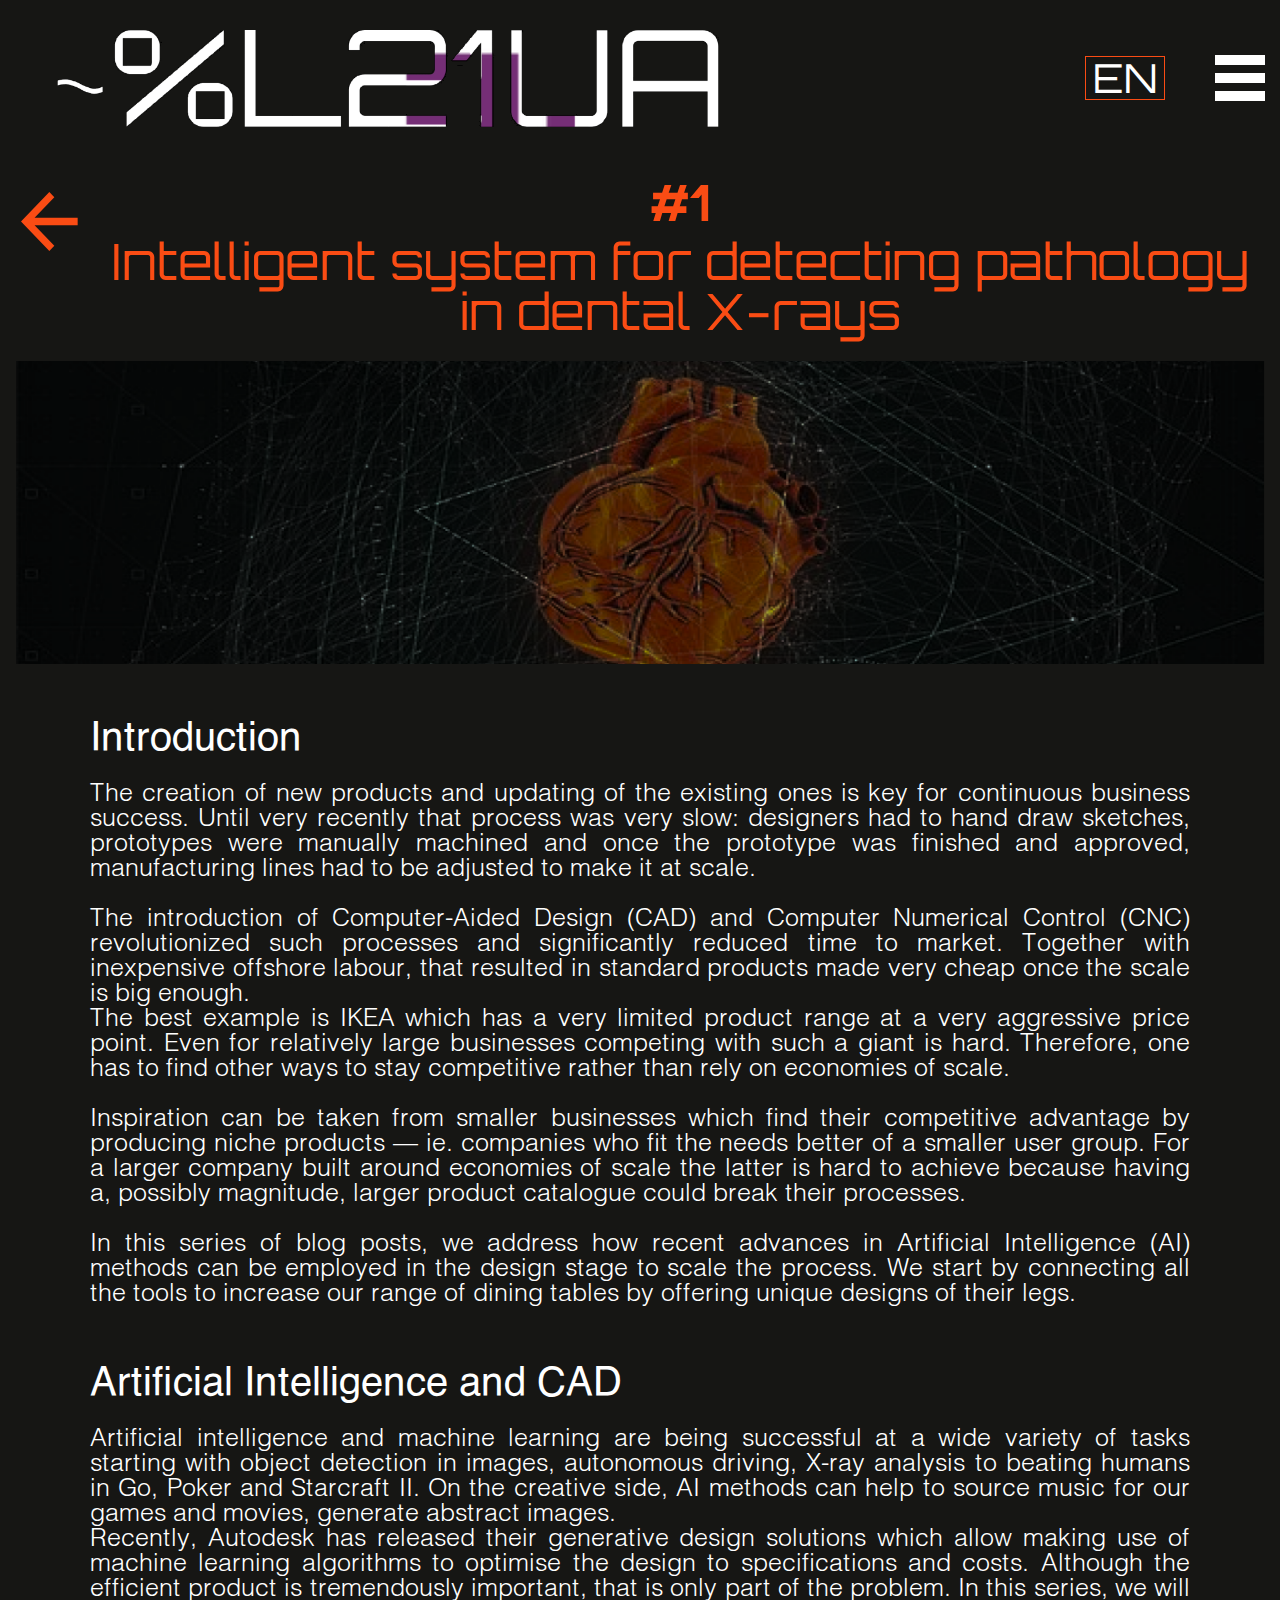
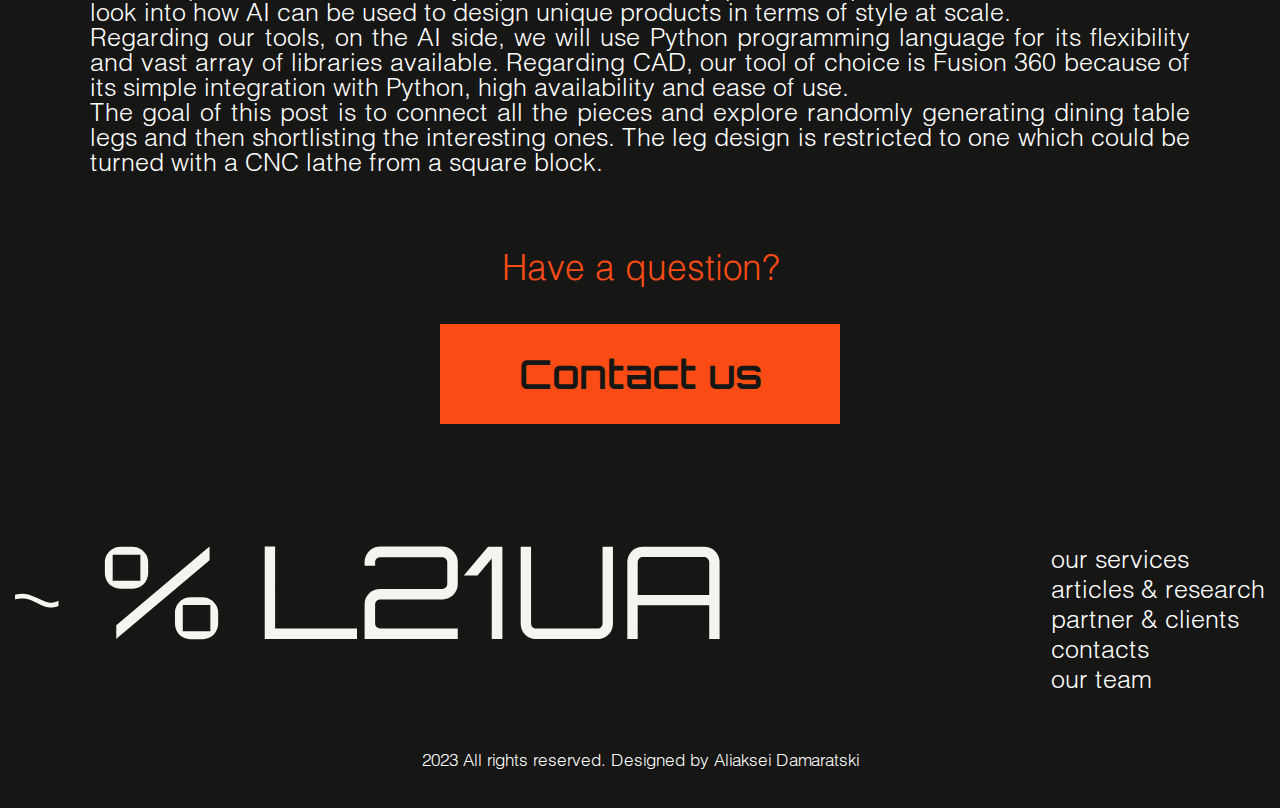
<file: article.html>
<!DOCTYPE html>
<html lang="ru">
<head>

	<meta charset="utf-8">
	<meta http-equiv="X-UA-Compatible" content="IE=edge">
	<meta name="viewport" content="width=device-width, initial-scale=1, maximum-scale=1">
	<meta name="format-detection" content="telephone=no">

	<title>Title</title>
	<meta property="og:title" content=""/>
	<meta property="og:description" content=""/>
	<meta name="title" content=""/>
	<meta name="description" content=""/>
	<link href="fonts/fonts.css" rel="stylesheet">
	<link href="css/style.css" rel="stylesheet">
	<link href="css/responsive.css" rel="stylesheet">


</head>
<body>


<div class="b-container">

	<div class="b-header">
		<div class="container">
			<a href="" class="b-logo">
				<img src="img/logo.gif" alt="">
			</a>
			<div class="b-header__right">
				<div class="b-header__lang font">
					<div class="b-header__lang-top">EN</div>
					<div class="b-header__lang-drop">
						<a href="ua/article.html">UA</a>
					</div>
				</div>
				<div class="b-mobile">
					<div class="menu-icon">
						<div class="menu-icon__wrapper">
                        <span class="b-menu__icon">
                            <i class="b-menu__line b-menu__line_1"></i>
                            <i class="b-menu__line b-menu__line_2"></i>
                            <i class="b-menu__line b-menu__line_3"></i>
                        </span>
						</div>
					</div>
				</div>

			</div>
			<div class="b-nav">
				<ul>
					<li><a href="index.html#services">our services</a></li>
					<li><a href="index.html#articles">articles & research</a></li>
					<li><a href="index.html#partners">partner & clients</a></li>
					<li><a href="index.html#team">our team</a></li>
					<li><a href="index.html#form-block">contacts</a></li>
				</ul>
			</div>
		</div>
	</div>

	<div class="b-wrapper">

		<div class="article-page">
			<div class="container">
				<div class="b-wrapper__top">
					<a href="researches.html" class="b-arrow"></a>
					<div class="b-title font">
						<span>#1</span>
						Intelligent system for detecting pathology<br> in dental X-rays
					</div>
				</div>
				<div class="article__img">
					<img src="img/art-mg.png" alt="">
				</div>
				<div class="article__content">
					<div class="article__content-item">
						<p><b>Introduction</b></p>
						<p>The creation of new products and updating of the existing ones is key for continuous business success. Until very recently that process was very slow: designers had to hand draw sketches, prototypes were manually machined and once the prototype was finished and approved, manufacturing lines had to be adjusted to make it at scale.</p>
						<p>The introduction of Computer-Aided Design (CAD) and Computer Numerical Control (CNC) revolutionized such processes and significantly reduced time to market. Together with inexpensive offshore labour, that resulted in standard products made very cheap once the scale is big enough.<br>
							The best example is IKEA which has a very limited product range at a very aggressive price point. Even for relatively large businesses competing with such a giant is hard. Therefore, one has to find other ways to stay competitive rather than rely on economies of scale.</p>
						<p>Inspiration can be taken from smaller businesses which find their competitive advantage by producing niche products — ie. companies who fit the needs better of a smaller user group. For a larger company built around economies of scale the latter is hard to achieve because having a, possibly magnitude, larger product catalogue could break their processes.</p>
						<p>In this series of blog posts, we address how recent advances in Artificial Intelligence (AI) methods can be employed in the design stage to scale the process. We start by connecting all the tools to increase our range of dining tables by offering unique designs of their legs.</p>
					</div>
					<div class="article__content-item">
						<p><b>Artificial Intelligence and CAD</b></p>
						<p>
							Artificial intelligence and machine learning are being successful at a wide variety of tasks starting with object detection in images, autonomous driving, X-ray analysis to beating humans in Go, Poker and Starcraft II. On the creative side, AI methods can help to source music for our games and movies, generate abstract images.<br>
							Recently, Autodesk has released their generative design solutions which allow making use of machine learning algorithms to optimise the design to specifications and costs. Although the efficient product is tremendously important, that is only part of the problem. In this series, we will look into how AI can be used to design unique products in terms of style at scale.<br>
							Regarding our tools, on the AI side, we will use Python programming language for its flexibility and vast array of libraries available. Regarding CAD, our tool of choice is Fusion 360 because of its simple integration with Python, high availability and ease of use.<br>
							The goal of this post is to connect all the pieces and explore randomly generating dining table legs and then shortlisting the interesting ones. The leg design is restricted to one which could be turned with a CNC lathe from a square block.
						</p>
					</div>
				</div>
				<div class="article__bottom">
					<span>Have a question?</span>
					<a href="#" class="article__btn font">Contact us</a>
				</div>
			</div>
		</div>

	</div>





	
	<footer class="b-footer">
		<div class="container">
			<div class="b-footer__top">
				<div class="b-footer__logo">
					<img src="img/flogo.svg" alt="">
				</div>
				<div class="b-footer__nav">
					<ul>
						<li><a href="index.html#services">our services</a></li>
						<li><a href="index.html#articles">articles & research</a></li>
						<li><a href="index.html#partners">partner & clients</a></li>
						<li><a href="index.html#form-block">contacts</a></li>
						<li><a href="index.html#team">our team</a></li>
					</ul>
				</div>
			</div>

		</div>
		<div class="b-footer__copyright">2023 All rights reserved. Designed by Aliaksei Damaratski</div>
	</footer>

</div>




<script src="js/jquery.min.js"></script>
<script src="js/script.js"></script>

</body>
</html>
</file>
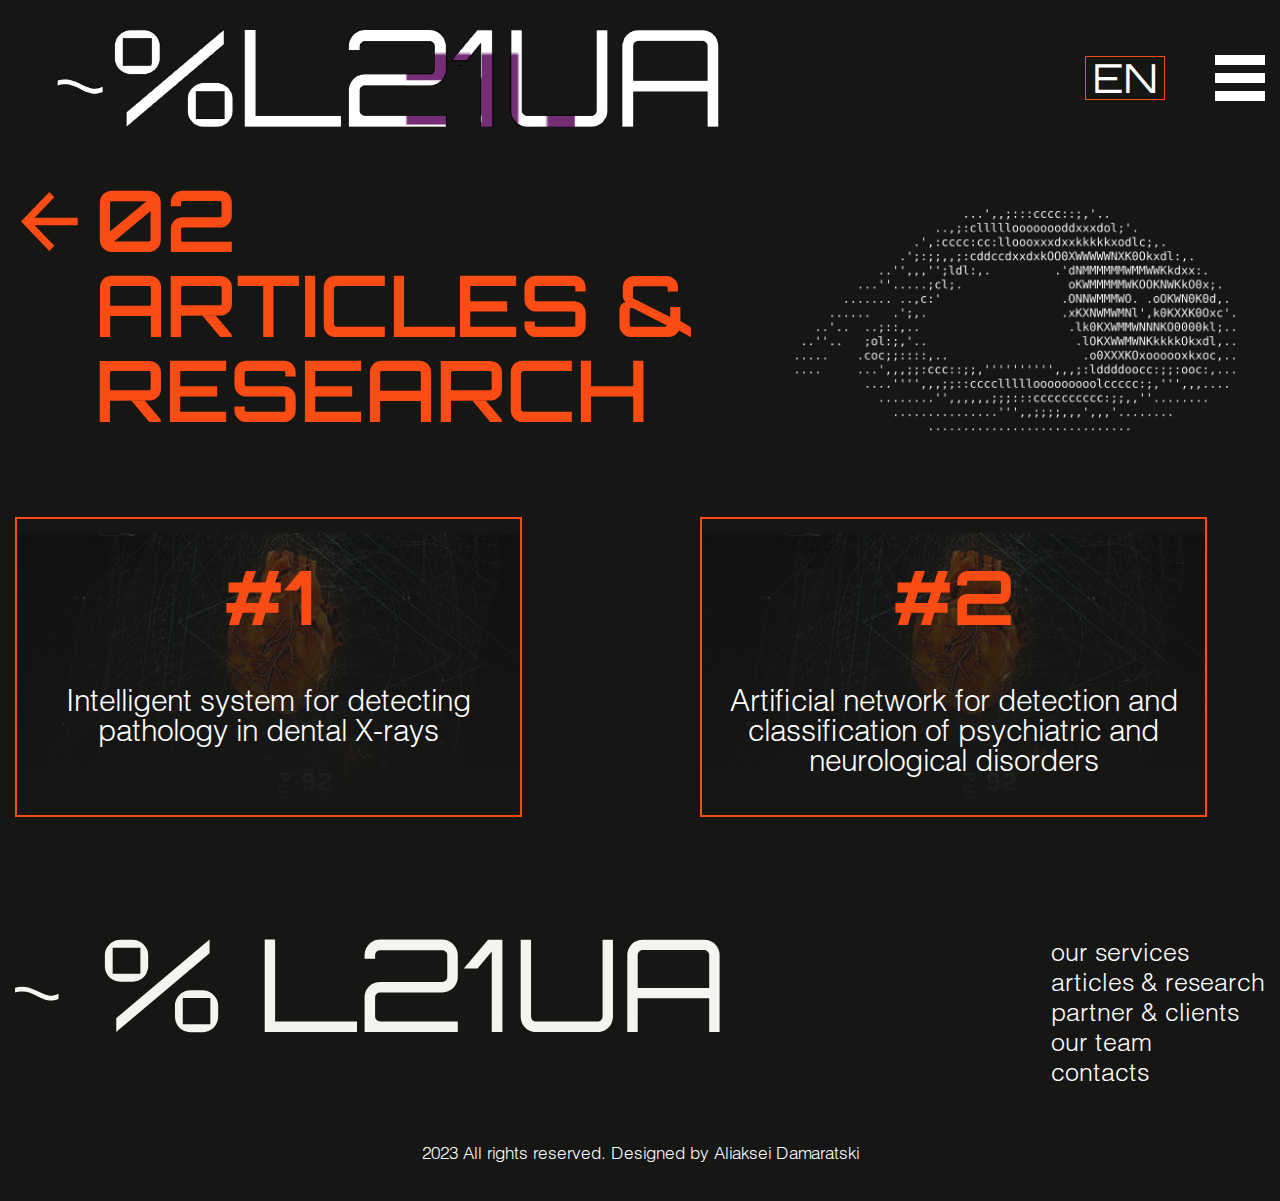
<file: researches.html>
<!DOCTYPE html>
<html lang="ru">
<head>

	<meta charset="utf-8">
	<meta http-equiv="X-UA-Compatible" content="IE=edge">
	<meta name="viewport" content="width=device-width, initial-scale=1, maximum-scale=1">
	<meta name="format-detection" content="telephone=no">

	<title>Title</title>
	<meta property="og:title" content=""/>
	<meta property="og:description" content=""/>
	<meta name="title" content=""/>
	<meta name="description" content=""/>
	<link href="fonts/fonts.css" rel="stylesheet">
	<link href="css/style.css" rel="stylesheet">
	<link href="css/responsive.css" rel="stylesheet">


</head>
<body>


<div class="b-container">

	<div class="b-header">
		<div class="container">
			<a href="" class="b-logo">
				<img src="img/logo.gif" alt="">
			</a>
			<div class="b-header__right">
				<div class="b-header__lang font">
					<div class="b-header__lang-top">EN</div>
					<div class="b-header__lang-drop">
						<a href="ua/researches.html">UA</a>
					</div>
				</div>
				<div class="b-mobile">
					<div class="menu-icon">
						<div class="menu-icon__wrapper">
                        <span class="b-menu__icon">
                            <i class="b-menu__line b-menu__line_1"></i>
                            <i class="b-menu__line b-menu__line_2"></i>
                            <i class="b-menu__line b-menu__line_3"></i>
                        </span>
						</div>
					</div>
				</div>

			</div>
			<div class="b-nav">
				<ul>
					<li><a href="index.html#services">our services</a></li>
					<li><a href="index.html#articles">articles & research</a></li>
					<li><a href="index.html#partners">partner & clients</a></li>
					<li><a href="index.html#team">our team</a></li>
					<li><a href="index.html#form-block">contacts</a></li>
				</ul>
			</div>
		</div>
	</div>

	<div class="b-wrapper">

		<div class="b-articles articles-page">
			<div class="container">
				<div class="b-wrapper__top">
					<a href="index.html" class="b-arrow"></a>
					<div class="b-title font">
						<span>02</span>
						ARTICLES &<br> RESEARCH
					</div>
					<div class="b-articles__top-img">
						<img src="img/eye.gif" alt="">
					</div>
				</div>

				<div class="b-articles__row">
					<div class="b-articles__col">
						<a href="article.html" class="b-articles__item">
							<div class="b-articles__item-img">
								<img src="img/art-img.png" alt="">
							</div>
							<div class="b-articles__item-number font">
								#1
							</div>
							<p>Intelligent system for detecting pathology in dental X-rays</p>
						</a>
					</div>
					<div class="b-articles__col">
						<a href="article.html" class="b-articles__item">
							<div class="b-articles__item-img">
								<img src="img/art-img.png" alt="">
							</div>
							<div class="b-articles__item-number font">
								#2
							</div>
							<p>Artificial network for detection and classification of psychiatric and neurological disorders</p>
						</a>
					</div>
				</div>

			</div>
		</div>

	</div>





	
	<footer class="b-footer">
		<div class="container">
			<div class="b-footer__top">
				<div class="b-footer__logo">
					<img src="img/flogo.svg" alt="">
				</div>
				<div class="b-footer__nav">
					<ul>
						<li><a href="index.html#services">our services</a></li>
						<li><a href="index.html#articles">articles & research</a></li>
						<li><a href="index.html#partners">partner & clients</a></li>
						<li><a href="index.html#team">our team</a></li>
						<li><a href="index.html#form-block">contacts</a></li>
					</ul>
				</div>
			</div>

		</div>
		<div class="b-footer__copyright">2023 All rights reserved. Designed by Aliaksei Damaratski</div>
	</footer>

</div>




<script src="js/jquery.min.js"></script>
<script src="js/script.js"></script>

</body>
</html>
</file>
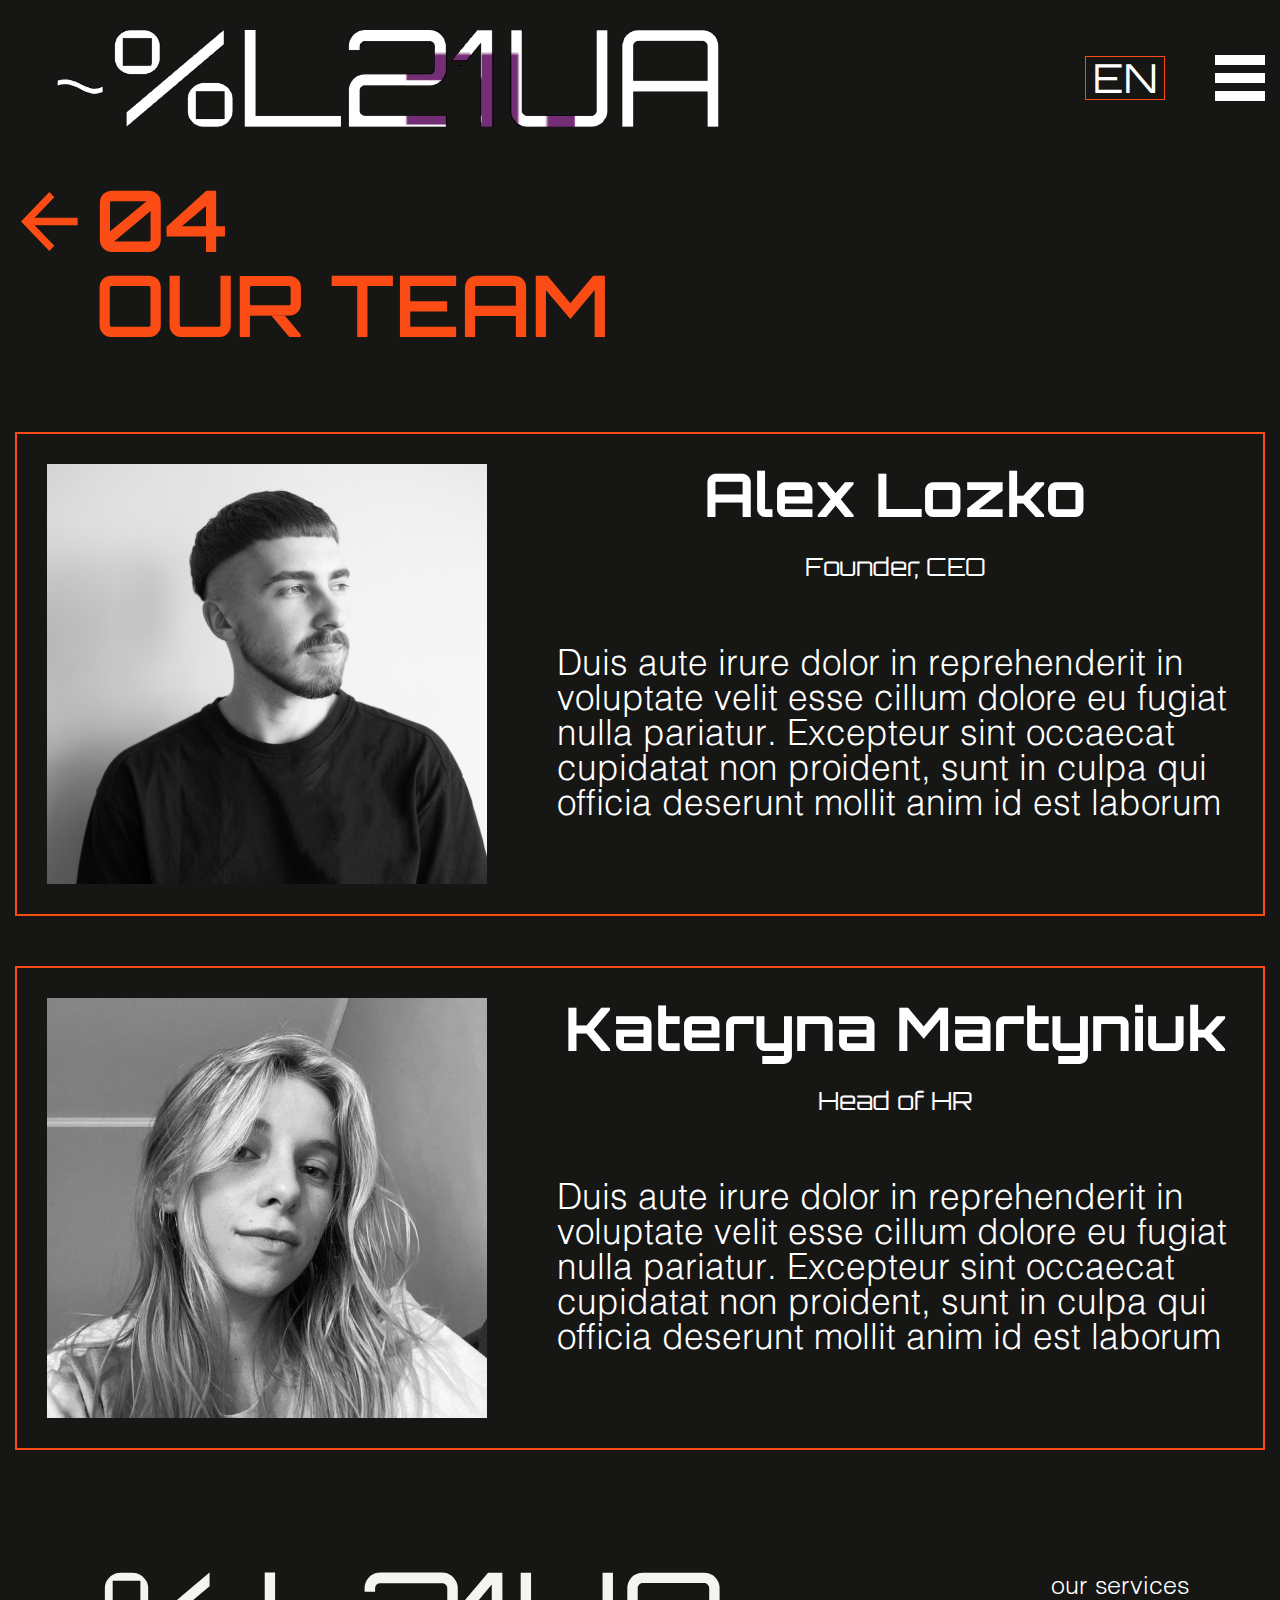
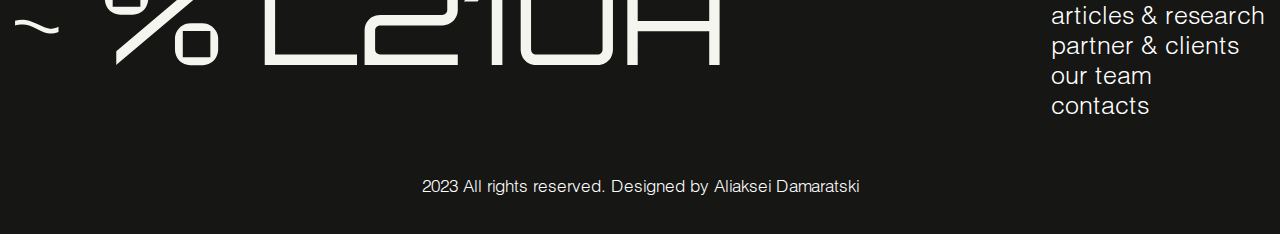
<file: team.html>
<!DOCTYPE html>
<html lang="ru">
<head>

	<meta charset="utf-8">
	<meta http-equiv="X-UA-Compatible" content="IE=edge">
	<meta name="viewport" content="width=device-width, initial-scale=1, maximum-scale=1">
	<meta name="format-detection" content="telephone=no">

	<title>Title</title>
	<meta property="og:title" content=""/>
	<meta property="og:description" content=""/>
	<meta name="title" content=""/>
	<meta name="description" content=""/>
	<link href="fonts/fonts.css" rel="stylesheet">
	<link href="css/style.css" rel="stylesheet">
	<link href="css/responsive.css" rel="stylesheet">


</head>
<body>


<div class="b-container">

	<div class="b-header">
		<div class="container">
			<a href="" class="b-logo">
				<img src="img/logo.gif" alt="">
			</a>
			<div class="b-header__right">
				<div class="b-header__lang font">
					<div class="b-header__lang-top">EN</div>
					<div class="b-header__lang-drop">
						<a href="ua/team.html">UA</a>
					</div>
				</div>
				<div class="b-mobile">
					<div class="menu-icon">
						<div class="menu-icon__wrapper">
                        <span class="b-menu__icon">
                            <i class="b-menu__line b-menu__line_1"></i>
                            <i class="b-menu__line b-menu__line_2"></i>
                            <i class="b-menu__line b-menu__line_3"></i>
                        </span>
						</div>
					</div>
				</div>

			</div>
			<div class="b-nav">
				<ul>
					<li><a href="index.html#services">our services</a></li>
					<li><a href="index.html#articles">articles & research</a></li>
					<li><a href="index.html#partners">partner & clients</a></li>
					<li><a href="index.html#team">our team</a></li>
					<li><a href="index.html#form-block">contacts</a></li>
				</ul>
			</div>
		</div>
	</div>

	<div class="b-wrapper">

		<div class="b-team team-page">
			<div class="container">
				<div class="b-wrapper__top">
					<a href="index.html" class="b-arrow"></a>
					<div class="b-title font">
						<span>04</span>
						OUR TEAM
					</div>
				</div>
				<div class="b-team__item">
					<div class="b-team__item-img">
						<img src="img/t1.png" alt="">
					</div>
					<div class="b-team__item-right">
						<div class="b-team__item-name font">Alex
							Lozko</div>
						<div class="b-team__item-desc font">Founder, CEO</div>
						<p>Duis aute irure dolor in reprehenderit in voluptate velit esse cillum dolore eu fugiat nulla pariatur. Excepteur sint occaecat cupidatat non proident, sunt in culpa qui officia deserunt mollit anim id est laborum</p>
					</div>
				</div>
				<div class="b-team__item">
					<div class="b-team__item-img">
						<img src="img/t2.png" alt="">
					</div>
					<div class="b-team__item-right">
						<div class="b-team__item-name font">Kateryna Martyniuk</div>
						<div class="b-team__item-desc font">Head of HR</div>
						<p>Duis aute irure dolor in reprehenderit in voluptate velit esse cillum dolore eu fugiat nulla pariatur. Excepteur sint occaecat cupidatat non proident, sunt in culpa qui officia deserunt mollit anim id est laborum</p>
					</div>
				</div>

			</div>
		</div>

	</div>





	
	<footer class="b-footer">
		<div class="container">
			<div class="b-footer__top">
				<div class="b-footer__logo">
					<img src="img/flogo.svg" alt="">
				</div>
				<div class="b-footer__nav">
					<ul>
						<li><a href="index.html#services">our services</a></li>
						<li><a href="index.html#articles">articles & research</a></li>
						<li><a href="index.html#partners">partner & clients</a></li>
						<li><a href="index.html#team">our team</a></li>
						<li><a href="index.html#form-block">contacts</a></li>
					</ul>
				</div>
			</div>

		</div>
		<div class="b-footer__copyright">2023 All rights reserved. Designed by Aliaksei Damaratski</div>
	</footer>

</div>




<script src="js/jquery.min.js"></script>
<script src="js/script.js"></script>

</body>
</html>
</file>
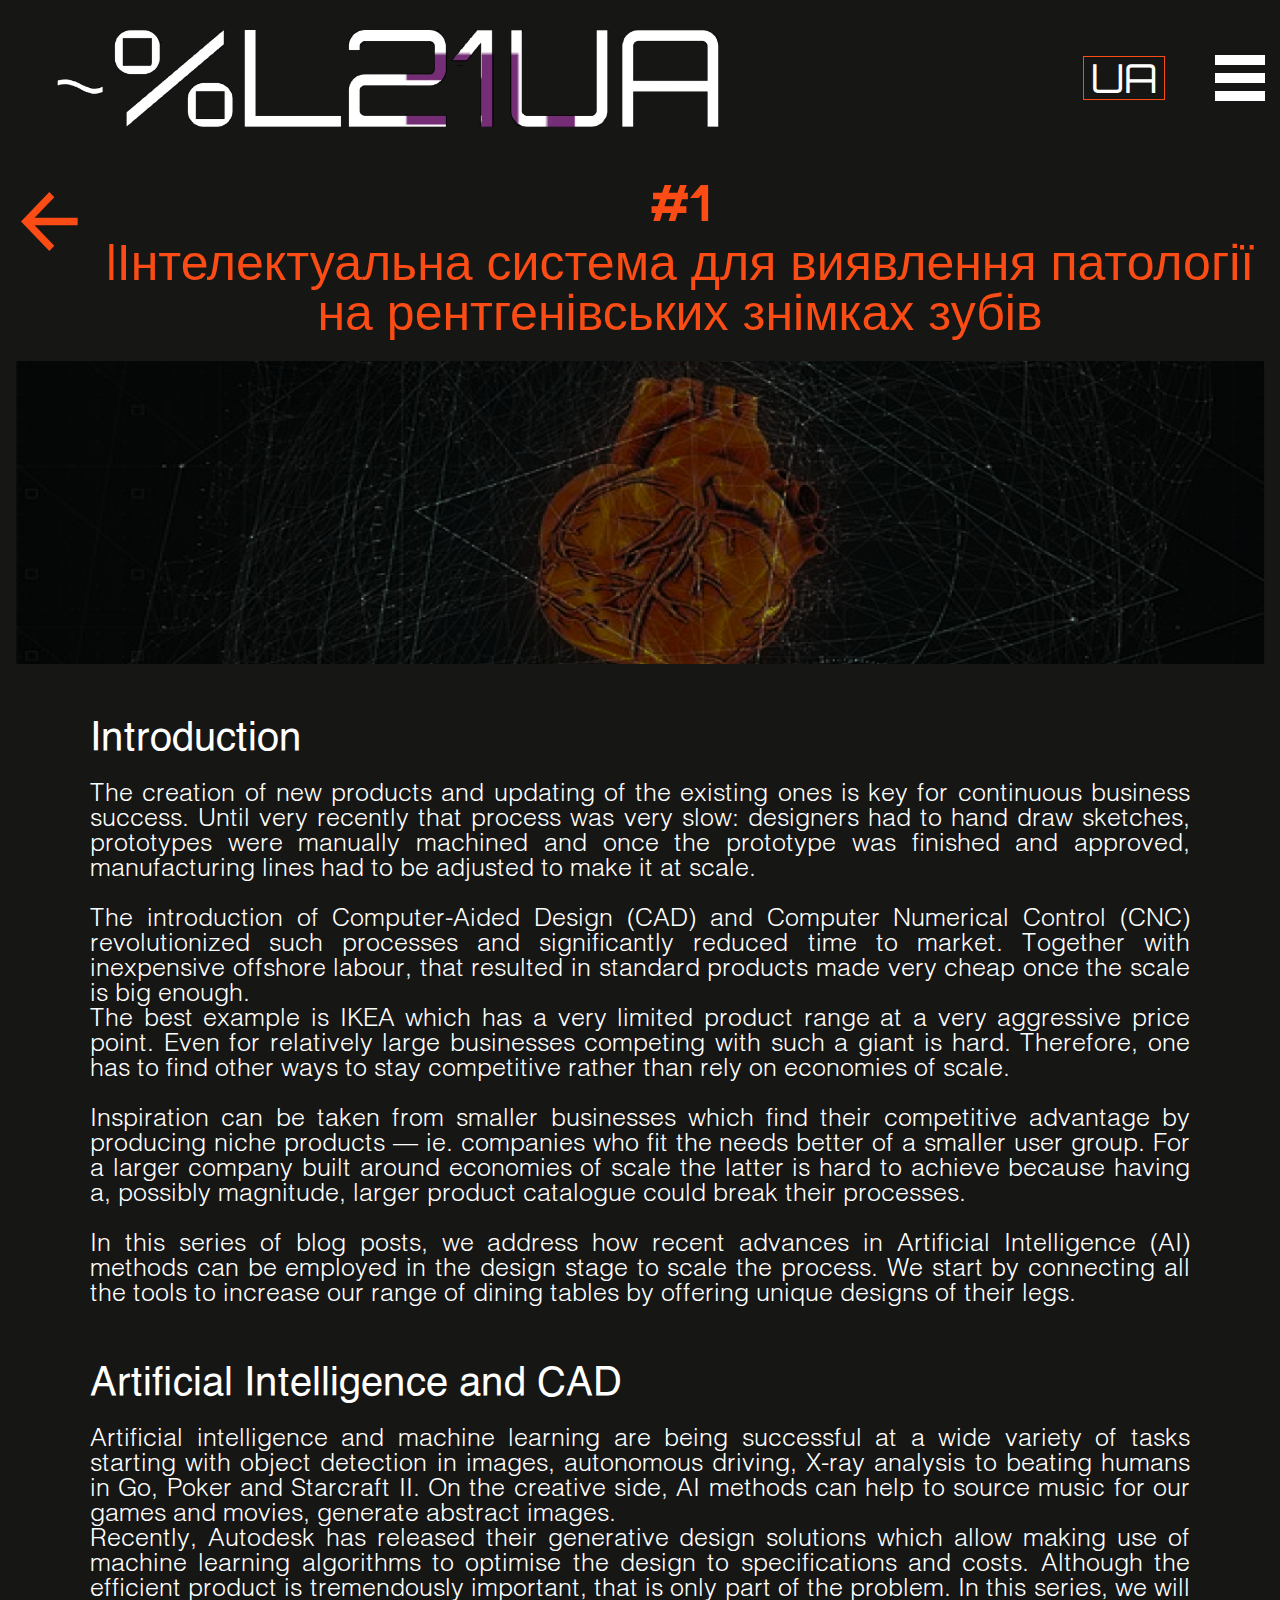
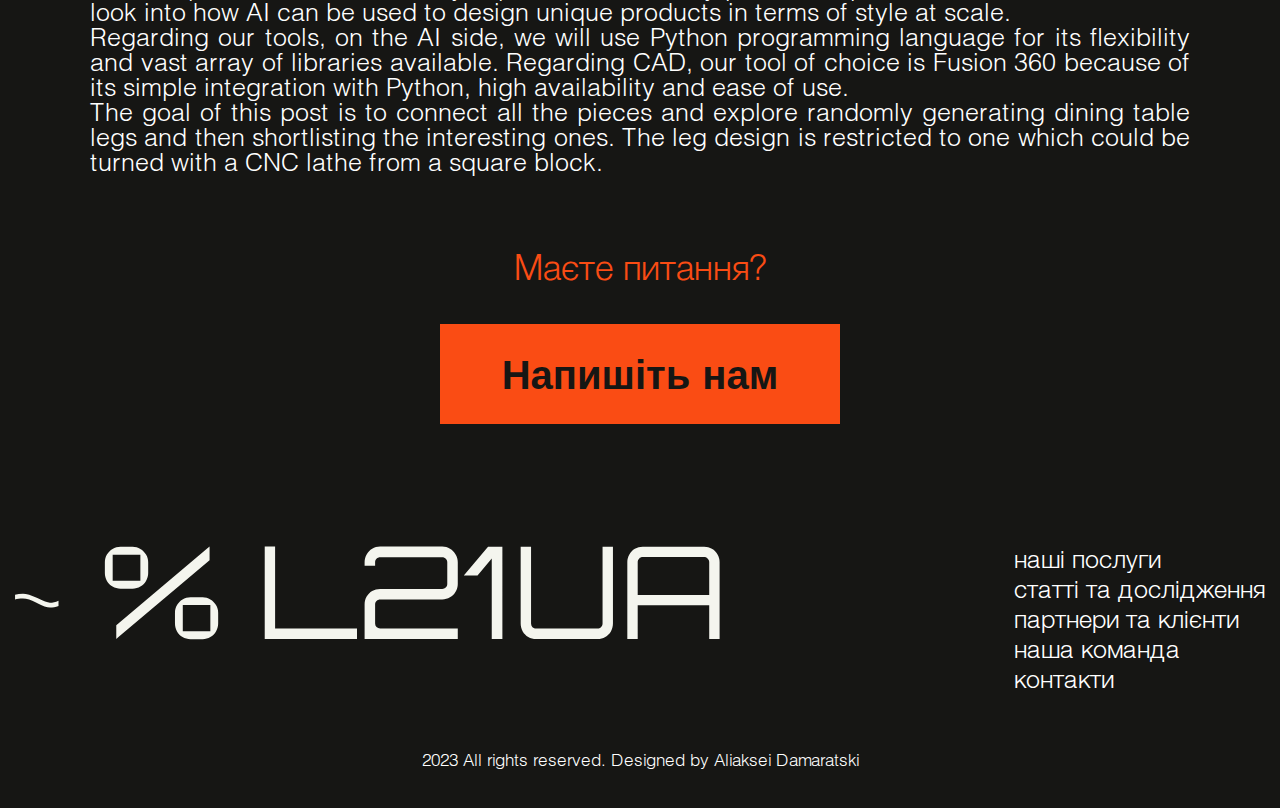
<file: ua/article.html>
<!DOCTYPE html>
<html lang="ru">
<head>

	<meta charset="utf-8">
	<meta http-equiv="X-UA-Compatible" content="IE=edge">
	<meta name="viewport" content="width=device-width, initial-scale=1, maximum-scale=1">
	<meta name="format-detection" content="telephone=no">
	<meta name="keywords" content="стартап, штучний інтелект, український, Україна, ефективність, компанія">

	<title>~%L21UA</title>
	<meta property="og:title" content=""/>
	<meta property="og:description" content=""/>
	<meta name="title" content=""/>
	<meta name="description" content=""/>
	<link href="../fonts/fonts.css" rel="stylesheet">
	<link href="../css/style.css" rel="stylesheet">
	<link href="../css/responsive.css" rel="stylesheet">

	<link rel="icon" type="image/x-icon" href="../favicon.ico">

	<!-- Google tag (gtag.js) -->
	<script async src="https://www.googletagmanager.com/gtag/js?id=G-VD0S1GZKFK">
	</script>
	<script>
	  window.dataLayer = window.dataLayer || [];
	  function gtag(){dataLayer.push(arguments);}
	  gtag('js', new Date());

	  gtag('config', 'G-VD0S1GZKFK');
	</script>


</head>
<body>


<div class="b-container">

	<div class="b-header">
		<div class="container">
			<a href="" class="b-logo">
				<img src="../img/logo.gif" alt="">
			</a>
			<div class="b-header__right">
				<div class="b-header__lang font">
					<div class="b-header__lang-top">UA</div>
					<div class="b-header__lang-drop">
						<a href="../en/article.html">EN</a>
					</div>
				</div>
				<div class="b-mobile">
					<div class="menu-icon">
						<div class="menu-icon__wrapper">
                        <span class="b-menu__icon">
                            <i class="b-menu__line b-menu__line_1"></i>
                            <i class="b-menu__line b-menu__line_2"></i>
                            <i class="b-menu__line b-menu__line_3"></i>
                        </span>
						</div>
					</div>
				</div>

			</div>
			<div class="b-nav">
				<ul>
					<li><a href="#services">наші послуги</a></li>
					<li><a href="#articles">статті та дослідження</a></li>
					<li><a href="#partners">партнери та клієнти</a></li>
					<li><a href="#team">наша команда</a></li>
					<li><a href="#form-block">контакти</a></li>
				</ul>
			</div>
		</div>
	</div>

	<div class="b-wrapper">

		<div class="article-page">
			<div class="container">
				<div class="b-wrapper__top">
					<a href="researches.html" class="b-arrow"></a>
					<div class="b-title font">
						<span>#1</span>
						IІнтелектуальна система для виявлення патології<br> на рентгенівських знімках зубів
					</div>
				</div>
				<div class="article__img">
					<img src="../img/art-mg.png" alt="">
				</div>
				<div class="article__content">
					<div class="article__content-item">
						<p><b>Introduction</b></p>
						<p>The creation of new products and updating of the existing ones is key for continuous business success. Until very recently that process was very slow: designers had to hand draw sketches, prototypes were manually machined and once the prototype was finished and approved, manufacturing lines had to be adjusted to make it at scale.</p>
						<p>The introduction of Computer-Aided Design (CAD) and Computer Numerical Control (CNC) revolutionized such processes and significantly reduced time to market. Together with inexpensive offshore labour, that resulted in standard products made very cheap once the scale is big enough.<br>
							The best example is IKEA which has a very limited product range at a very aggressive price point. Even for relatively large businesses competing with such a giant is hard. Therefore, one has to find other ways to stay competitive rather than rely on economies of scale.</p>
						<p>Inspiration can be taken from smaller businesses which find their competitive advantage by producing niche products — ie. companies who fit the needs better of a smaller user group. For a larger company built around economies of scale the latter is hard to achieve because having a, possibly magnitude, larger product catalogue could break their processes.</p>
						<p>In this series of blog posts, we address how recent advances in Artificial Intelligence (AI) methods can be employed in the design stage to scale the process. We start by connecting all the tools to increase our range of dining tables by offering unique designs of their legs.</p>
					</div>
					<div class="article__content-item">
						<p><b>Artificial Intelligence and CAD</b></p>
						<p>
							Artificial intelligence and machine learning are being successful at a wide variety of tasks starting with object detection in images, autonomous driving, X-ray analysis to beating humans in Go, Poker and Starcraft II. On the creative side, AI methods can help to source music for our games and movies, generate abstract images.<br>
							Recently, Autodesk has released their generative design solutions which allow making use of machine learning algorithms to optimise the design to specifications and costs. Although the efficient product is tremendously important, that is only part of the problem. In this series, we will look into how AI can be used to design unique products in terms of style at scale.<br>
							Regarding our tools, on the AI side, we will use Python programming language for its flexibility and vast array of libraries available. Regarding CAD, our tool of choice is Fusion 360 because of its simple integration with Python, high availability and ease of use.<br>
							The goal of this post is to connect all the pieces and explore randomly generating dining table legs and then shortlisting the interesting ones. The leg design is restricted to one which could be turned with a CNC lathe from a square block.
						</p>
					</div>
				</div>
				<div class="article__bottom">
					<span>Маєте питання?</span>
					<a href="#" class="article__btn font">Напишіть нам</a>
				</div>
			</div>
		</div>

	</div>






	<footer class="b-footer">
		<div class="container">
			<div class="b-footer__top">
				<div class="b-footer__logo">
					<img src="../img/flogo.svg" alt="">
				</div>
				<div class="b-footer__nav">
					<ul>
						<li><a href="#services">наші послуги</a></li>
						<li><a href="#articles">статті та дослідження</a></li>
						<li><a href="#partners">партнери та клієнти</a></li>
						<li><a href="#team">наша команда</a></li>
						<li><a href="#form-block">контакти</a></li>
					</ul>
				</div>
			</div>

		</div>
		<div class="b-footer__copyright">2023 All rights reserved. Designed by Aliaksei Damaratski</div>
	</footer>

</div>




<script src="../js/jquery.min.js"></script>
<script src="../js/script.js"></script>

</body>
</html>
</file>
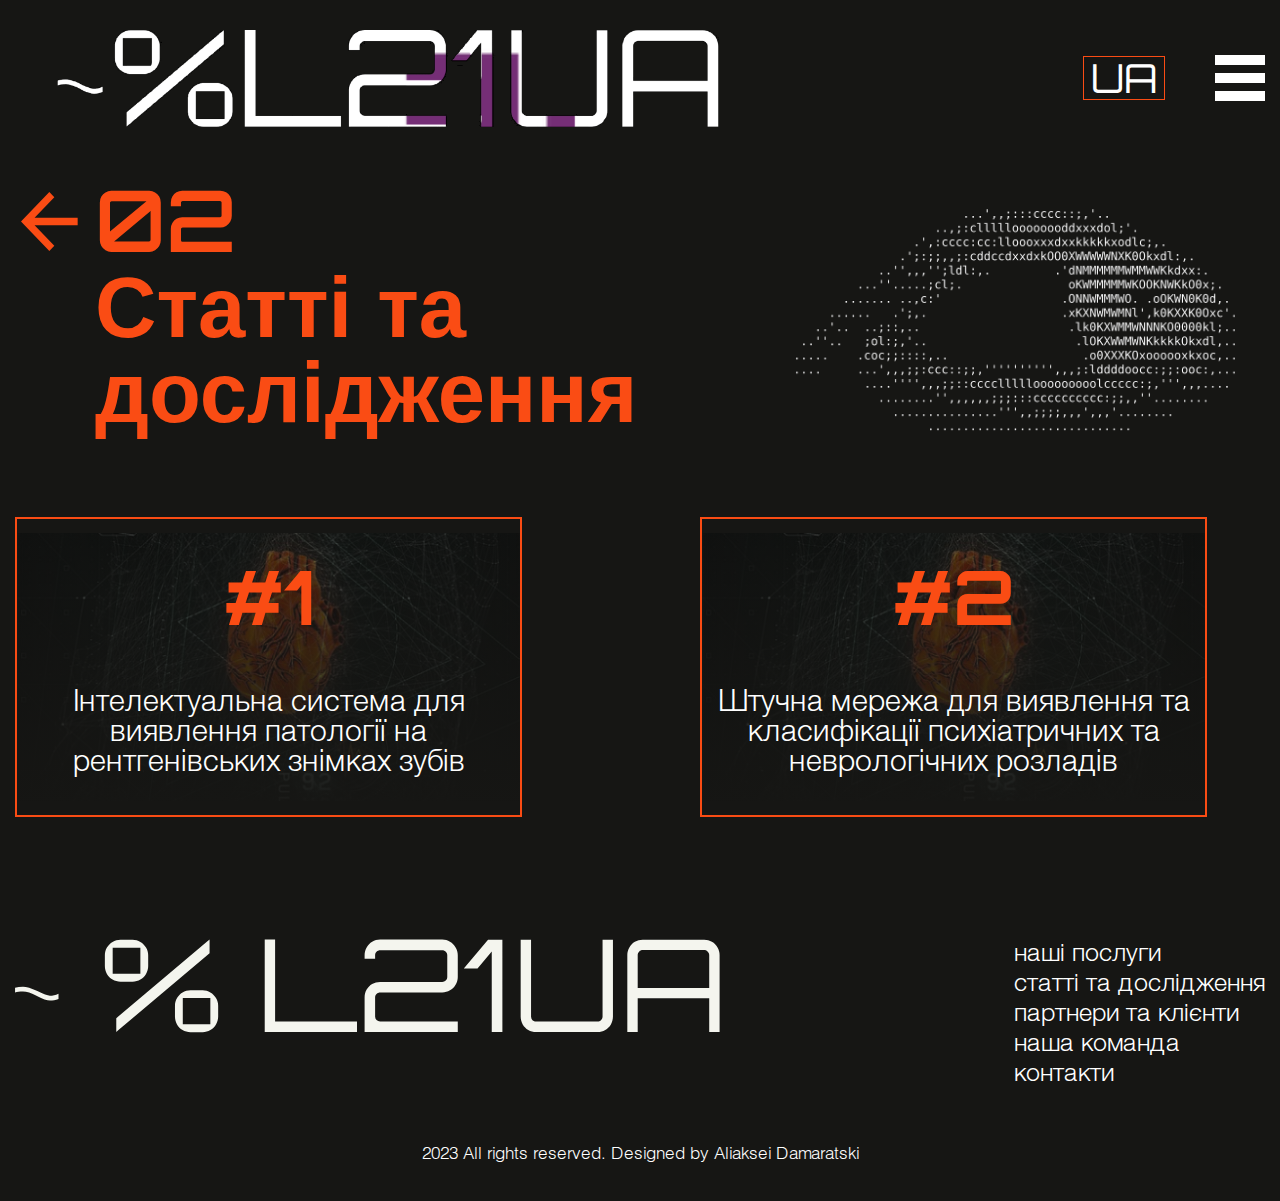
<file: ua/researches.html>
<!DOCTYPE html>
<html lang="ru">
<head>

	<meta charset="utf-8">
	<meta http-equiv="X-UA-Compatible" content="IE=edge">
	<meta name="viewport" content="width=device-width, initial-scale=1, maximum-scale=1">
	<meta name="format-detection" content="telephone=no">
	<meta name="keywords" content="стартап, штучний інтелект, український, Україна, ефективність, компанія">

	<title>~%L21UA</title>
	<meta property="og:title" content=""/>
	<meta property="og:description" content=""/>
	<meta name="title" content=""/>
	<meta name="description" content=""/>
	<link href="../fonts/fonts.css" rel="stylesheet">
	<link href="../css/style.css" rel="stylesheet">
	<link href="../css/responsive.css" rel="stylesheet">

	<link rel="icon" type="image/x-icon" href="../favicon.ico">

	<!-- Google tag (gtag.js) -->
	<script async src="https://www.googletagmanager.com/gtag/js?id=G-VD0S1GZKFK">
	</script>
	<script>
	  window.dataLayer = window.dataLayer || [];
	  function gtag(){dataLayer.push(arguments);}
	  gtag('js', new Date());

	  gtag('config', 'G-VD0S1GZKFK');
	</script>


</head>
<body>


<div class="b-container">

	<div class="b-header">
		<div class="container">
			<a href="" class="b-logo">
				<img src="../img/logo.gif" alt="">
			</a>
			<div class="b-header__right">
				<div class="b-header__lang font">
					<div class="b-header__lang-top">UA</div>
					<div class="b-header__lang-drop">
						<a href="../en/researches.html">EN</a>
					</div>
				</div>
				<div class="b-mobile">
					<div class="menu-icon">
						<div class="menu-icon__wrapper">
                        <span class="b-menu__icon">
                            <i class="b-menu__line b-menu__line_1"></i>
                            <i class="b-menu__line b-menu__line_2"></i>
                            <i class="b-menu__line b-menu__line_3"></i>
                        </span>
						</div>
					</div>
				</div>

			</div>
			<div class="b-nav">
				<ul>
					<li><a href="#services">наші послуги</a></li>
					<li><a href="#articles">статті та дослідження</a></li>
					<li><a href="#partners">партнери та клієнти</a></li>
					<li><a href="#team">наша команда</a></li>
					<li><a href="#form-block">контакти</a></li>
				</ul>
			</div>
		</div>
	</div>

	<div class="b-wrapper">

		<div class="b-articles articles-page">
			<div class="container">
				<div class="b-wrapper__top">
					<a href="index.html" class="b-arrow"></a>
					<div class="b-title font">
						<span>02</span>
						Статті та<Br> дослідження
					</div>
					<div class="b-articles__top-img">
						<img src="../img/eye.gif" alt="">
					</div>
				</div>

				<div class="b-articles__row">
					<div class="b-articles__col">
						<a href="article.html" class="b-articles__item">
							<div class="b-articles__item-img">
								<img src="../img/art-img.png" alt="">
							</div>
							<div class="b-articles__item-number font">
								#1
							</div>
							<p>Інтелектуальна система для виявлення патології на рентгенівських знімках зубів</p>
						</a>
					</div>
					<div class="b-articles__col">
						<a href="article.html" class="b-articles__item">
							<div class="b-articles__item-img">
								<img src="../img/art-img.png" alt="">
							</div>
							<div class="b-articles__item-number font">
								#2
							</div>
							<p>Штучна мережа для виявлення та класифікації психіатричних та неврологічних розладів</p>
						</a>
					</div>
				</div>

			</div>
		</div>

	</div>






	<footer class="b-footer">
		<div class="container">
			<div class="b-footer__top">
				<div class="b-footer__logo">
					<img src="../img/flogo.svg" alt="">
				</div>
				<div class="b-footer__nav">
					<ul>
						<li><a href="#services">наші послуги</a></li>
						<li><a href="#articles">статті та дослідження</a></li>
						<li><a href="#partners">партнери та клієнти</a></li>
						<li><a href="#team">наша команда</a></li>
						<li><a href="#form-block">контакти</a></li>
					</ul>
				</div>
			</div>

		</div>
		<div class="b-footer__copyright">2023 All rights reserved. Designed by Aliaksei Damaratski</div>
	</footer>

</div>




<script src="../js/jquery.min.js"></script>
<script src="../js/script.js"></script>

</body>
</html>
</file>
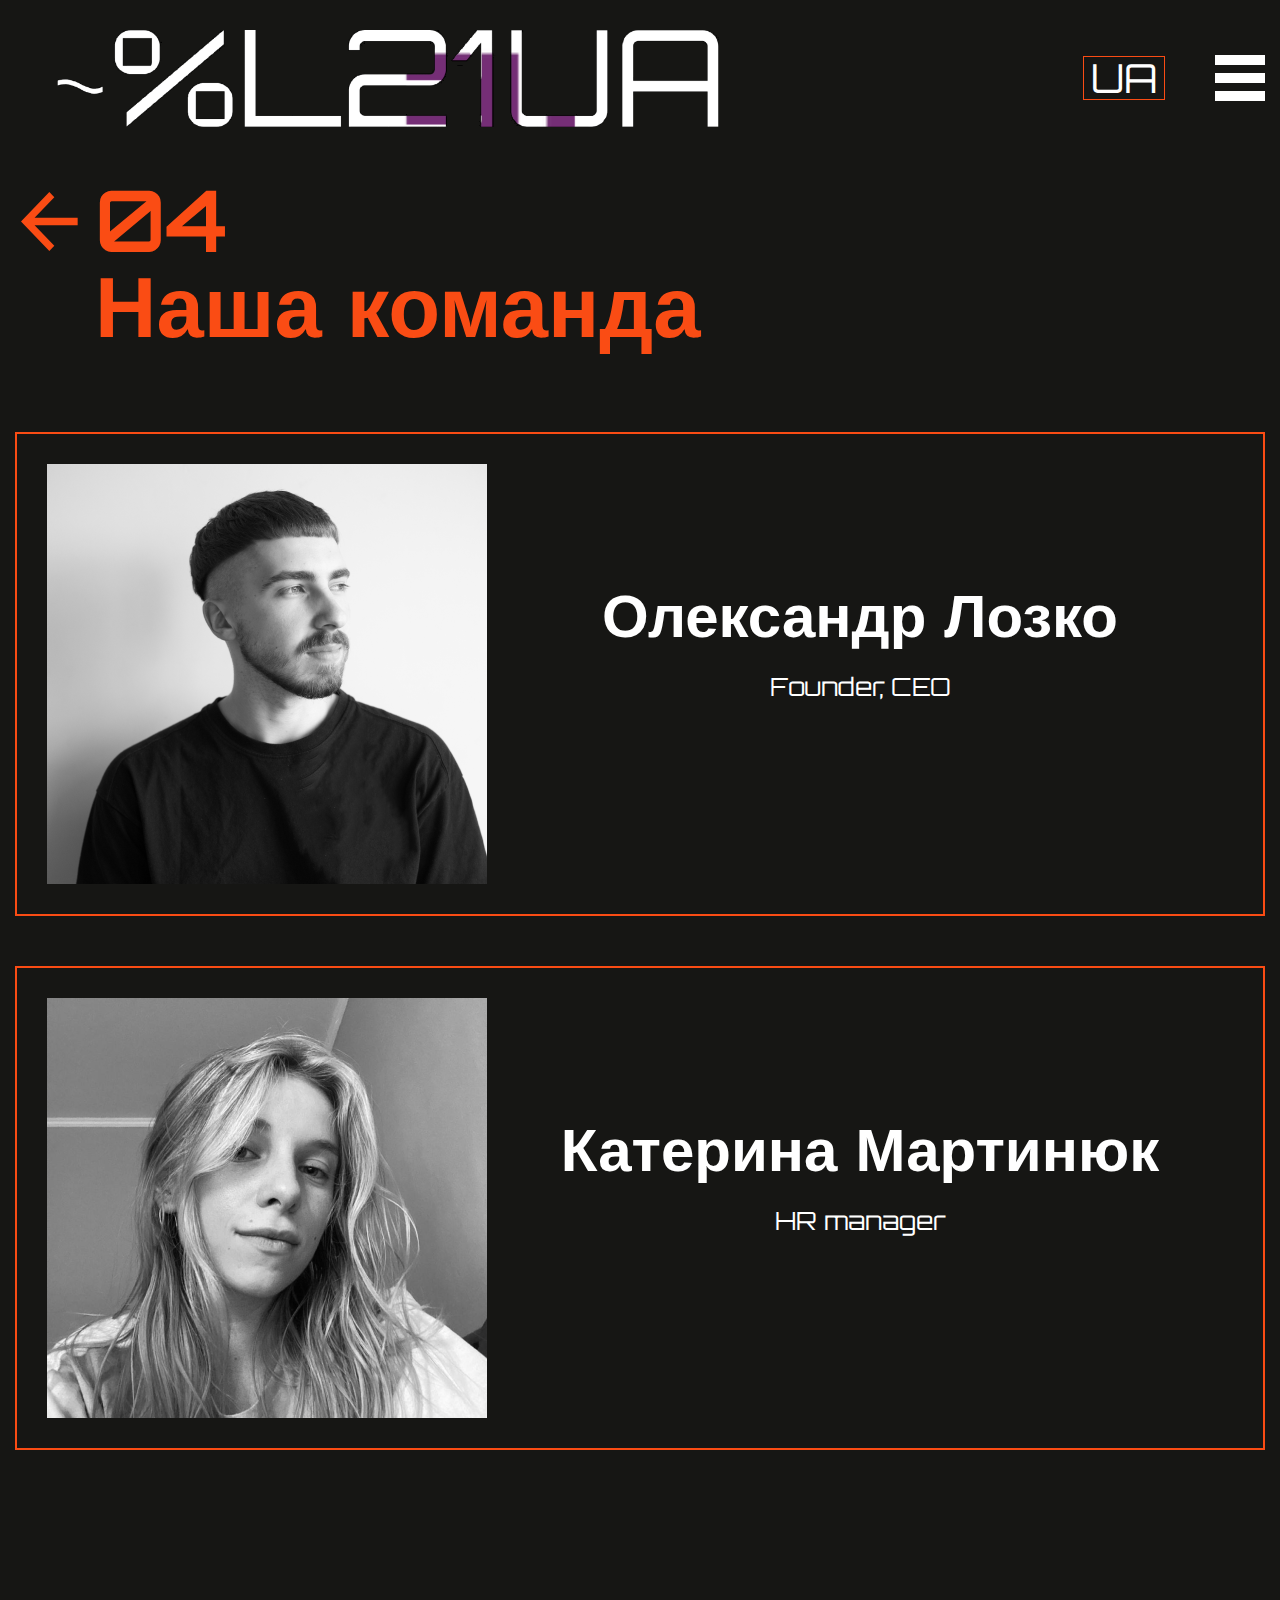
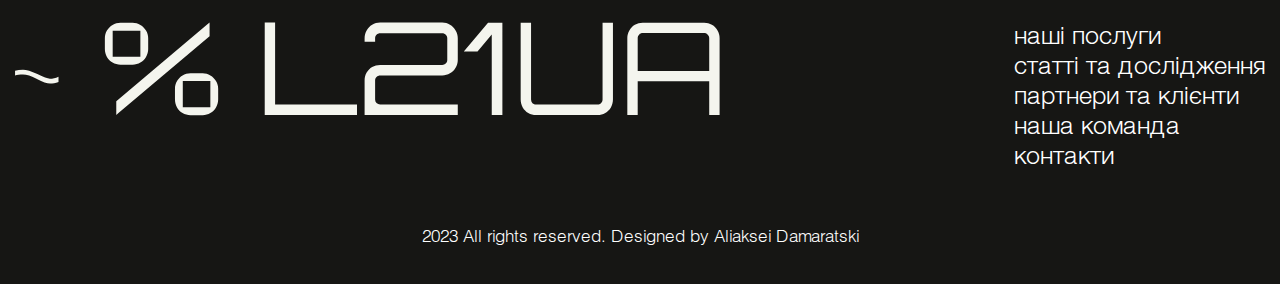
<file: ua/team.html>
<!DOCTYPE html>
<html lang="ru">
<head>

	<meta charset="utf-8">
	<meta http-equiv="X-UA-Compatible" content="IE=edge">
	<meta name="viewport" content="width=device-width, initial-scale=1, maximum-scale=1">
	<meta name="format-detection" content="telephone=no">
	<meta name="keywords" content="стартап, штучний інтелект, український, Україна, ефективність, компанія">

	<title>~%L21UA</title>
	<meta property="og:title" content=""/>
	<meta property="og:description" content=""/>
	<meta name="title" content=""/>
	<meta name="description" content=""/>
	<link href="../fonts/fonts.css" rel="stylesheet">
	<link href="../css/style.css" rel="stylesheet">
	<link href="../css/responsive.css" rel="stylesheet">

	<link rel="icon" type="image/x-icon" href="../favicon.ico">

	<!-- Google tag (gtag.js) -->
	<script async src="https://www.googletagmanager.com/gtag/js?id=G-VD0S1GZKFK">
	</script>
	<script>
	  window.dataLayer = window.dataLayer || [];
	  function gtag(){dataLayer.push(arguments);}
	  gtag('js', new Date());

	  gtag('config', 'G-VD0S1GZKFK');
	</script>


</head>
<body>


<div class="b-container">

	<div class="b-header">
		<div class="container">
			<a href="" class="b-logo">
				<img src="../img/logo.gif" alt="">
			</a>
			<div class="b-header__right">
				<div class="b-header__lang font">
					<div class="b-header__lang-top">UA</div>
					<div class="b-header__lang-drop">
						<a href="../en/team.html">EN</a>
					</div>
				</div>
				<div class="b-mobile">
					<div class="menu-icon">
						<div class="menu-icon__wrapper">
                        <span class="b-menu__icon">
                            <i class="b-menu__line b-menu__line_1"></i>
                            <i class="b-menu__line b-menu__line_2"></i>
                            <i class="b-menu__line b-menu__line_3"></i>
                        </span>
						</div>
					</div>
				</div>

			</div>
			<div class="b-nav">
				<ul>
					<li><a href="#services">наші послуги</a></li>
					<li><a href="#articles">статті та дослідження</a></li>
					<li><a href="#partners">партнери та клієнти</a></li>
					<li><a href="#team">наша команда</a></li>
					<li><a href="#form-block">контакти</a></li>
				</ul>
			</div>
		</div>
	</div>

	<div class="b-wrapper">

		<div class="b-team team-page">
			<div class="container">
				<div class="b-wrapper__top">
					<a href="../ua" class="b-arrow"></a>
					<div class="b-title font">
						<span>04</span>
						Наша команда
					</div>
				</div>
				<div class="b-team__item">
					<div class="b-team__item-img">
						<img src="../img/t1.png" alt="">
					</div>
					<div class="b-team__item-right">
						<div class="b-team__item-name font">Олександр Лозко</div>
						<div class="b-team__item-desc font">Founder, CEO</div>
						<!-- <p>Duis aute irure dolor in reprehenderit in voluptate velit esse cillum dolore eu fugiat nulla pariatur. Excepteur sint occaecat cupidatat non proident, sunt in culpa qui officia deserunt mollit anim id est laborum</p> -->
					</div>
				</div>
				<div class="b-team__item">
					<div class="b-team__item-img">
						<img src="../img/t2.png" alt="">
					</div>
					<div class="b-team__item-right">
						<div class="b-team__item-name font">Катерина Мартинюк</div>
						<div class="b-team__item-desc font">HR manager</div>
						<!-- <p>Duis aute irure dolor in reprehenderit in voluptate velit esse cillum dolore eu fugiat nulla pariatur. Excepteur sint occaecat cupidatat non proident, sunt in culpa qui officia deserunt mollit anim id est laborum</p> -->
					</div>
				</div>
				<style>
					@media screen and (min-width: 767px) {
						.b-team__item{
							display: flex !important;
							align-items: center !important;
						}
						.b-team__item-right{
							width: 100%;
						}
						.b-team__item-img{
							margin: 0 !important;
						}
					}
				</style>

			</div>
		</div>

	</div>






	<footer class="b-footer">
		<div class="container">
			<div class="b-footer__top">
				<div class="b-footer__logo">
					<img src="../img/flogo.svg" alt="">
				</div>
				<div class="b-footer__nav">
					<ul>
						<li><a href="#services">наші послуги</a></li>
						<li><a href="#articles">статті та дослідження</a></li>
						<li><a href="#partners">партнери та клієнти</a></li>
						<li><a href="#team">наша команда</a></li>
						<li><a href="#form-block">контакти</a></li>
					</ul>
				</div>
			</div>

		</div>
		<div class="b-footer__copyright">2023 All rights reserved. Designed by Aliaksei Damaratski</div>
	</footer>

</div>




<script src="../js/jquery.min.js"></script>
<script src="../js/script.js"></script>

</body>
</html>
</file>
<file: fonts/fonts.css>
@font-face {
    font-family: 'Helvetica';
    src: url('Helvetica-Regular.woff2') format('woff2'),
        url('Helvetica-Regular.woff') format('woff');
    font-weight: normal;
    font-style: normal;
    font-display: swap;
}
@font-face {
    font-family: 'Helvetica';
    src: url('Helvetica-Light.woff2') format('woff2'),
    url('Helvetica-Light.woff') format('woff');
    font-weight: 300;
    font-style: normal;
    font-display: swap;
}
@font-face {
    font-family: 'Bicubik';
    src: url('Bicubik.woff2') format('woff2'),
    url('Bicubik.woff') format('woff');
    font-weight: normal;
    font-style: normal;
    font-display: swap;
}
@font-face {
    font-family: 'Vox Wide Med';
    src: url('VoxWide-Medium.woff2') format('woff2'),
    url('VoxWide-Medium.woff') format('woff');
    font-weight: 500;
    font-style: normal;
    font-display: swap;
}

/*

@font-face {
    font-family: 'Orbitron-reg';
    src: url('Orbitron-Reg.woff2') format('woff2'),
    url('Orbitron-Reg.woff') format('woff');
    font-weight: 300;
    font-style: normal;
    font-display: swap;
}
@font-face {
    font-family: 'Orbitron';
    src: url('Orbitron-Regular.woff2') format('woff2'),
    url('Orbitron-Regular.woff') format('woff');
    font-weight: normal;
    font-style: normal;
    font-display: swap;
}



*/
</file>
<file: css/style.css>
@import url('https://fonts.googleapis.com/css2?family=Orbitron:wght@400;500;600;700;800;900&display=swap');
html{
	height: 100%;
	width: 100%;
	margin: 0;
	-webkit-overflow-scrolling:touch;
}
body{
	margin: 0;
	background: #161614;
	color: #000000;
	font-size: 14px;
	line-height: 1.2;
	font-family: 'Helvetica', sans-serif;
	width: 100%;
	-webkit-overflow-scrolling: touch;
	min-height: 100%;
	min-width: 320px;
}
h1, h2, h3, h4, h5, h6{
	margin: 0 0 16px 0;
	font-weight: 900;
	color: #2b3139;
	line-height: 1.3;
}
h1{
	font-size: 36px;
}
h2{
	font-size: 32px;
}
h3{
	font-size: 28px;
}
h4{
	font-size: 26px;
}
h5{
	font-size: 24px;
}
h6{
	font-size: 18px;
}
p {
	font-weight: 400;
	font-size: 20px;
	line-height: 22px;
	color: #FFFFFF;
	margin: 0 0 15px 0;
}
strong{
	font-weight: 500;
}
p a{
	text-decoration: underline;
	color: #004394;
}
p a:hover{
	text-decoration: none;
}
p:last-child{
	margin-bottom: 0;
}
img{
	display: block;
	max-width: 100%;
}
a{
	outline: none;
	text-decoration: none;
	font-weight: 500;
	color: #004394;
}
ul , ol{
	padding: 0;
	margin: 0;
	-webkit-box-sizing: border-box;
	-moz-box-sizing: border-box;
	box-sizing: border-box;
}
li{
	list-style: none;
}
ol{
	padding: 0 0 0 20px;
}
ol li{
	list-style: decimal;
}
/* buttons */
button,
input,
optgroup,
select,
textarea {
  font-family: inherit; /* 1 */
  margin: 0; /* 2 */
}
button{
	margin:0;
	padding:0;
	border:none;
	background:none;
	cursor:pointer;
	overflow:visible;
	width:auto;
	outline: none;
	box-shadow: none;
}
button:hover , button:focus , button:active{
	outline: none;
	box-shadow: none;
	text-decoration: none;
}
/* inputs */
input{
	outline: none;
	border: none;
}
.b-input{
	position: relative;
}
.b-input:not(:last-child){
	margin: 0 0 14px 0;
}
.b-input__title{
	font-weight: 400;
	font-size: 15px;
	line-height: 1;
	color: #FFFFFF;
	margin: 0 0 8px 0;
}
.b-input__text{
	width: 100%;
	height: 25px;
	background: transparent;
	border: 2.13538px solid #FA4C14;
	-webkit-box-sizing: border-box;
	-moz-box-sizing: border-box;
	box-sizing: border-box;
	padding: 0 15px;
	color: #ffffff;
	font-size: 14px;
	line-height: 16px;
	font-weight: 400;
}
.b-input__text:-moz-placeholder{
	font-weight: 400;
	font-size: 14px;
	line-height: 16px;
	color: #FFFFFF;
}
.b-btn{
	width: 158px;
	height: 42px;
	background: #FA4C14;
	font-weight: 700;
	font-size: 21.3608px;
	line-height: 1;
	color: #161614;
	display: flex;
	justify-content: center;
	align-items: center;
	margin: 25px auto 0;
	transition: 0.3s;
}
.b-btn:hover{
	background: #ffffff;
}
.not-filled{
	pointer-events: none;
	background: gray;
}


textarea{
	width: 100%;
	height: 188px;
	background: transparent;
	border: 2.13538px solid #FA4C14;
	-webkit-box-sizing: border-box;
	-moz-box-sizing: border-box;
	box-sizing: border-box;
	padding: 10px 15px;
	color: #ffffff;
	font-size: 14px;
	line-height: 16px;
	font-weight: 400;
	outline: none;
	resize: none;
}
textarea::-webkit-input-placeholder{
	font-weight: 400;
	font-size: 14px;
	line-height: 16px;
	color: #FFFFFF;
}
textarea:-moz-placeholder{
	font-weight: 400;
	font-size: 14px;
	line-height: 16px;
	color: #FFFFFF;
}
select{
	outline: none;
}
.b-mobile{
	display: none;
}
.container{
	max-width: 1280px;
	padding-left: 15px;
	padding-right: 15px;
	-webkit-box-sizing: border-box;
	-moz-box-sizing: border-box;
	box-sizing: border-box;
	margin: 0 auto 0;
}
.font{
	font-family: 'Orbitron', sans-serif;
}
.ua .font{
	font-family: 'Vox Wide Med';
}
.ua .b-title{
	font-family: 'Bicubik';
}


/* End Total css ====*/
.b-container{
	overflow: hidden;
	min-height: 100vh;
}
/* -------------- page index -------------- */
.b-header{
	padding: 30px 0 0 0;
	-webkit-box-sizing: border-box;
	-moz-box-sizing: border-box;
	box-sizing: border-box;
}
.b-logo{
	display: block;
	max-width: 746px;
}
.b-logo img{
	position: relative;
	left: -117px;
}
.b-header .container{
	display: flex;
	justify-content: space-between;
	align-items: center;
	position: relative;
}
.b-header__right{
	display: flex;
	justify-content: flex-start;
	align-items: center;
}
.b-header__lang{
	position: relative;
	margin: 0 50px 0 0;
	cursor: pointer;
	border: 1px solid #FA4C14;
	padding: 1px 7px;
	-webkit-box-sizing: border-box;
	-moz-box-sizing: border-box;
	box-sizing: border-box;
}
.b-header__lang-top{
	font-weight: 400;
	font-size: 40px;
	line-height: 1;
	text-align: justify;
	color: #FFFFFF;
}
.b-header__lang-drop{
	position: absolute;
	top: 100%;
	left: -1px;
	width: calc(100% + 2px);
	text-align: center;
	opacity: 0;
	visibility: hidden;
	z-index: -1;
	transition: 0.3s;
	border: 1px solid #FA4C14;
	-webkit-box-sizing: border-box;
	-moz-box-sizing: border-box;
	box-sizing: border-box;
	border-top: none;
}
.b-header__lang-drop a{
	font-weight: 400;
	font-size: 40px;
	line-height: 1;
	color: #6D6D6D;
}
.b-header__lang:hover{
	border-bottom-color: transparent;
}
.b-header__lang:hover .b-header__lang-drop{
	opacity: 1;
	visibility: visible;
	z-index: 2;
}
.b-nav{
	background: #FA4C14;
	padding: 40px 20px 60px 60px;
	-webkit-box-sizing: border-box;
	-moz-box-sizing: border-box;
	box-sizing: border-box;
	position: absolute;
	top: -20px;
	right: -30px;
	width: 600px;
	opacity: 0;
	visibility: hidden;
	transform: translateX(100%);
	z-index: -1;
	transition: 0.5s;
}
.b-nav.active{
	opacity: 1;
	visibility: visible;
	transform: translateX(0%);
	z-index: 20;

}
.b-nav ul{

}
.b-nav ul li:not(:last-child){
	margin: 0 0 20px 0;
}
.b-nav ul li a{
	font-weight: 400;
	font-size: 35px;
	line-height: 1;
	color: #161614;
	transition: 0.3s;
}
.b-nav ul li a:hover{
	color: #ffffff;
}

.b-mobile{
	display: block;
}
.menu-icon{
	position: relative;
	z-index: 10001;
	cursor: pointer;
	transition: 0.3s;
}
.menu-icon__wrapper{
	position: relative;
	width: 50px;
	height: 46px;
	margin: 0 auto 0;
}
.menu-icon.active b{
	transition: 0.5s;
}
.menu-icon .b-menu__line{
	display: block;
	position: absolute;
	left: 0;
	top: 0;
	width: 100%;
	height: 10px;
	background: #ffffff;
	border-radius: 0px;
	-webkit-transition: background-color 0.35s, -webkit-transform 0.175s cubic-bezier(0.215, 0.61, 0.355, 1), opacity 0.175s cubic-bezier(0.215, 0.61, 0.355, 1);
	transition: background-color 0.35s, transform 0.175s cubic-bezier(0.215, 0.61, 0.355, 1), opacity 0.175s cubic-bezier(0.215, 0.61, 0.355, 1);
	-webkit-transform: translateY(0) translateZ(0);
	transform: translateY(0) translateZ(0);
}
.menu-icon .b-menu__line_1 {
	top: 0;
}
.menu-icon .b-menu__line_2 {
	top: 18px;
}
.menu-icon .b-menu__line_3 {
	top: 36px;
	width: 100%;
}
.menu-icon.active .b-menu__line {
	background: #161614;
}
.menu-icon.active .b-menu__line_1 {
	-webkit-transform: translateY(8px) rotate(45deg);
	transform: translateY(8px) rotate(45deg);
	top: 0px;
}
.menu-icon.active .b-menu__line_2 {
	opacity: 0;
}
.menu-icon.active .b-menu__line_3 {
	-webkit-transform: translateY(-8px) rotate(-45deg);
	transform: translateY(-8px) rotate(-45deg);
	top: 16px;
	width: 100%;
}


/* -------------- b-promo -------------- */
.b-promo{
	padding: 107px 0 0 0;
	-webkit-box-sizing: border-box;
	-moz-box-sizing: border-box;
	box-sizing: border-box;
}
.b-promo .container{
	display: flex;
	justify-content: flex-start;
	align-items: flex-start;
}
.b-promo__img{
	width: 584px;
	flex-shrink: 0;
	margin: 0 43px 0 0;
}
.b-promo__right{
	flex-grow: 1;
	padding: 130px 0 0 0;
	-webkit-box-sizing: border-box;
	-moz-box-sizing: border-box;
	box-sizing: border-box;
}
.b-promo__text{
	border: 2.13359px solid #FA4C14;
	padding: 24px 34px 24px 34px;
	-webkit-box-sizing: border-box;
	-moz-box-sizing: border-box;
	box-sizing: border-box;
}
.b-promo__text p{
	text-align: justify;
}
/* -------------- b-services -------------- */
.b-services{
	position: relative;
}
.serv-scroll{
	position: absolute;
	top: -120px;
	left: 0;
	width: 100%;
	height: 100px;
	background: transparent;
	z-index: -1;
}
.b-services .container{
	position: relative;
}
.b-services__container{
	display: flex;
	justify-content: flex-start;
	align-items: flex-start;
	margin: 0 0 40px 0;
}
.b-services__image{
	position: absolute;
	bottom: -5px;
	width: 103px;
	height: 513px;
	overflow: hidden;
	left: -33px;
	z-index: 5;
}
.b-services__image img{
	position: absolute;
	left: -57px;
	max-width: inherit;
}
.b-services__left{
	position: relative;
	flex-grow: 1;
	margin: 0 40px 0 0;
	padding: 150px 0 0 0;
	-webkit-box-sizing: border-box;
	-moz-box-sizing: border-box;
	box-sizing: border-box;
}
.b-title{
	font-weight: 600;
	font-size: 72px;
	line-height: 72px;
	color: #FFFFFF;
}
.b-title span{
	display: block;
}
.b-title.orange{
	background: #FA4C14;
	padding: 50px 40px 50px 50px;
	-webkit-box-sizing: border-box;
	-moz-box-sizing: border-box;
	box-sizing: border-box;
	color: #161614;
	margin-left: -50px;
}
.b-services__left .b-title{
	position: absolute;
	top: -105px;
	left: 2px;
}
.b-services__text{
	padding: 25px 0 0 76px;
	-webkit-box-sizing: border-box;
	-moz-box-sizing: border-box;
	box-sizing: border-box;
}
.b-services__text p{
	font-weight: 300;
	margin: 0 0 50px 0;
	line-height: 20px;
}
.b-services__text p:last-child{
	margin-bottom: 0px;
}
.b-services__img{
	width: 534px;
	flex-shrink: 0;
}
.b-services__bottom{
	display: flex;
	justify-content: space-between;
	align-items: flex-end;
	padding: 0 0 0 76px;
	-webkit-box-sizing: border-box;
	-moz-box-sizing: border-box;
	box-sizing: border-box;
}
.b-services__btn{
	width: 324px;
	height: 86px;
	background: #FA4C14;
	display: flex;
	justify-content: center;
	align-items: center;
	font-weight: 600;
	font-size: 35px;
	line-height: 1;
	text-align: justify;
	color: #161614;
	transition: 0.3s;
}
.b-services__btn:hover{
	background: #fff;
}
.b-services__bottom-text{
	width: 613px;
	border: 2.13359px solid #FA4C14;
	padding: 24px 30px 24px 30px;
	font-weight: 400;
	font-size: 20px;
	line-height: 22px;
	text-align: justify;
	color: #FFFFFF;
	-webkit-box-sizing: border-box;
	-moz-box-sizing: border-box;
	box-sizing: border-box;
}
/* -------------- b-articles -------------- */
.b-articles{
	padding: 70px 0;
	-webkit-box-sizing: border-box;
	-moz-box-sizing: border-box;
	box-sizing: border-box;
}
.b-articles__top{
	display: flex;
	justify-content: space-between;
	align-items: flex-start;
}
.b-articles__top-img{
	max-width: 605px;
	position: relative;
	max-height: 325px;
}
.b-articles__top-img img{
	position: relative;
	top: -70px;
	max-width: inherit;
}
.b-articles__container{
	display: flex;
	justify-content: flex-start;
	align-content: flex-start;
	margin-left: -15px;
	margin-right: -15px;
}
.b-articles__col{
	padding-left: 15px;
	padding-right: 15px;
	-webkit-box-sizing: border-box;
	-moz-box-sizing: border-box;
	box-sizing: border-box;
}
.b-articles__item{
	width: 100%;
	height: 270px;
	max-width: 507px;
	border: 2px solid #FA4C14;
	-webkit-box-sizing: border-box;
	-moz-box-sizing: border-box;
	box-sizing: border-box;
	padding: 35px;
	display: block;
	position: relative;
	transition: 0.3s;
}
.b-articles__item:before{
	position: absolute;
	top: 0;
	left: 0;
	content: "";
	width: 100%;
	height: 100%;
	background: linear-gradient(0deg, #161614 0%, rgba(22, 22, 20, 0.5) 100%);
	z-index: 1;
}
.b-articles__item-img{
	position: absolute;
	top: 0;
	left: 0;
	width: 100%;
	height: 100%;
}
.b-articles__item-img img{
	width: 100%;
	height: 100%;
	object-fit: contain;
}
.b-articles__item-number{
	font-weight: 700;
	font-size: 60px;
	line-height: 1;
	text-align: center;
	color: #FA4C14;
	position: relative;
	z-index: 2;
	margin: 0 0 40px 0;
}
.b-articles__item p{
	font-weight: 300;
	font-size: 25.6246px;
	line-height: 26px;
	text-align: center;
	color: #FFFFFF;
	position: relative;
	z-index: 2;
}
.b-articles__item:hover{
	border-color: #ffffff;
}
.b-articles__right{
	display: flex;
	align-items: flex-end;
	flex-shrink: 0;
}
.btn-more{
	width: 185px;
	height: 80px;
	border: 2.13538px solid #FA4C14;
	-webkit-box-sizing: border-box;
	-moz-box-sizing: border-box;
	box-sizing: border-box;
	font-weight: 600;
	font-size: 34.1661px;
	line-height: 1;
	display: flex;
	justify-content: center;
	align-items: center;
	text-align: justify;
	color: #FA4C14;
	transition: 0.3s;
}
.btn-more:hover{
	border-color: #ffffff;
	color: #ffffff;
}
/* -------------- b-partners -------------- */
.b-partners{
	padding: 0 0 90px 0;
	-webkit-box-sizing: border-box;
	-moz-box-sizing: border-box;
	box-sizing: border-box;
	position: relative;
	overflow: hidden;
}
.b-partners__img{
	position: absolute;
	bottom: -145px;
	left: -43px;
}
.b-partners .b-title{
	max-width: 565px;
}
.b-partners .container{
	display: flex;
	justify-content: space-between;
	align-items: flex-start;
	position: relative;
}
.b-partners__right{
	display: flex;
	justify-content: flex-start;
	align-items: flex-start;
	flex-shrink: 0;
	width: 100%;
	max-width: 507px;
}
.b-partners__col{
	padding-top: 125px;
	-webkit-box-sizing: border-box;
	-moz-box-sizing: border-box;
	box-sizing: border-box;
	width: 100%;
}

.b-partners__item{
	width: 100%;
	height: 160px;
	border: 1.7083px solid #FA4C14;
	-webkit-box-sizing: border-box;
	-moz-box-sizing: border-box;
	box-sizing: border-box;
	display: flex;
	justify-content: center;
	align-items: center;
	transition: 0.3s;
	color: #FFF;
	text-align: center;
	font-size: 30px;
	line-height: 1;
}
.b-partners__item:not(:last-child){
	margin: 0 0 55px 0;
}
.b-partners__item:hover{
	border-color: #ffffff;
}
/* -------------- b-team -------------- */
.b-team{

}
.b-team .container{
	display: flex;
	justify-content: space-between;
	align-items: flex-start;
}
.b-team__left{
	flex-shrink: 0;
	max-width: 470px;
}
.b-team__img img{
	width: 100%;
}
.b-team .b-title{
	margin: 0 0 0 -58px;
	color: #ffffff;
}
.b-team__right{
	flex-grow: 1;
}
.b-team__row{
	display: flex;
	justify-content: flex-start;
	align-content: flex-start;
	margin-bottom: 40px;
}
.b-team__item{
	width: 50%;
	padding: 50px 22px 13px 22px;
	-webkit-box-sizing: border-box;
	-moz-box-sizing: border-box;
	box-sizing: border-box;
	background: #6D6D6D;
}
.b-team__item:nth-child(even){
	background: #353535;
}
.b-team__item-img{
	margin: 0 0 7px 0;
}
.b-team__item-img img{
	margin: 0 auto 0;
}
.b-team__item-name{
	font-weight: 600;
	font-size: 51.2491px;
	line-height: 1;
	text-align: center;
	color: #FFFFFF;
	padding: 0 30px;
	-webkit-box-sizing: border-box;
	-moz-box-sizing: border-box;
	box-sizing: border-box;
	margin: 0 0 18px 0;
}
.b-team__item-desc{
	font-style: normal;
	font-weight: 400;
	font-size: 21.3538px;
	line-height: 1;
	text-align: center;
	color: #FFFFFF;
}
.b-team__item-link{
	background: url("../img/linkedin.svg") center no-repeat;
	width: 32px;
	height: 32px;
	display: block;
	margin: 11px auto 0;
	transition: 0.3s;
}
.b-team__item-link:hover{
	opacity: 0.8;
}
.b-team__bottom{
	display: flex;
	justify-content: space-between;
	align-items: flex-start;
}
.b-team__bottom.xs{
	display: none;
}
.b-team__text{
	border: 2.13359px solid #FA4C14;
	padding: 13px 15px;
	-webkit-box-sizing: border-box;
	-moz-box-sizing: border-box;
	box-sizing: border-box;
	font-weight: 400;
	font-size: 25px;
	line-height: 30px;
	text-align: center;
	color: #FFFFFF;
	margin: 0 auto 0;
	max-width: 700px;
	flex-shrink: 0;
}
.b-team__text.xs{
	display: none;
}
.b-team__wrap{

}
.b-team__wrap p{
	font-weight: 400;
	font-size: 21.3538px;
	line-height: 26px;
	text-align: center;
	color: #FFFFFF;
	margin: 0 0 12px 0;
}
.b-team__wrap .btn-more{
	margin: 0 auto 0;
}
/* -------------- b-contacts -------------- */
.b-contacts{
	padding: 40px 0 0 0;
	-webkit-box-sizing: border-box;
	-moz-box-sizing: border-box;
	box-sizing: border-box;
}
.b-contacts .container{
	display: flex;
	justify-content: space-between;
	align-items: flex-start;
}
.b-contacts__left{

}
.b-contacts .b-title{
	margin: 0 0 40px 0;
}
.b-form{
	max-width: 380px;
	border: 2px solid #FA4C14;
	-webkit-box-sizing: border-box;
	-moz-box-sizing: border-box;
	box-sizing: border-box;
	padding: 14px 20px 25px 20px;
	margin: 0 0 0 100px;
	position: relative;
}
.b-contacts__left-item{
	display: flex;
	justify-content: center;
	align-items: center;
	font-weight: 400;
	font-size: 20px;
	line-height: 1;
	color: #FFFFFF;
	margin: 32px 0 0 100px;
}
.b-contacts__left-item img{
	margin: 0 0 0 10px
}
.b-contacts__right{
	max-width: 454px;
	padding: 80px 0 0 0;
	-webkit-box-sizing: border-box;
	-moz-box-sizing: border-box;
	box-sizing: border-box;
}
.b-contacts__top{

}
.b-contacts__top span{
	display: block;
	font-weight: 400;
	font-size: 23px;
	line-height: 23px;
	color: #FFFFFF;
	text-align: center;
	margin: 0 0 15px 0;
}
.b-contacts__img{
	mix-blend-mode: screen;
	border: 1.70887px solid #FFFFFF;
	max-width: 400px;
	height: 315px;
	margin: 0 auto 40px
}
.b-contacts__img img{
	width: 100%;
	height: 100%;
	object-fit: cover;
	margin: 0 auto 0;
}
.b-contacts__right p{
	font-weight: 400;
	font-size: 20px;
	line-height: 22px;
	text-align: justify;
	color: #FFFFFF;
}

/* -------------- b-footer -------------- */
.b-footer{
	padding: 122px 0 40px 0;
	-webkit-box-sizing: border-box;
	-moz-box-sizing: border-box;
	box-sizing: border-box;
}
.b-footer__logo img{
	position: relative;
	left: -95px;
}
.b-footer__top{
	display: flex;
	justify-content: space-between;
	align-items: flex-start;
	margin: 0 0 60px 0;
}
.b-footer__logo{
	display: block;
	max-width: 731px;
}
.b-footer__nav{

}
.b-footer__nav ul{

}
.b-footer__nav ul li{

}
.b-footer__nav ul li:not(:last-child){
	margin: 0 0 5px 0;
}
.b-footer__nav ul li a{
	display: block;
	font-weight: 300;
	font-size: 25px;
	line-height: 1;
	color: #FFFFFF;
}
.b-footer__nav ul li a:hover{
	text-decoration: underline;
}
.b-footer__copyright{
	text-align: center;
	font-weight: 300;
	font-size: 17px;
	line-height: 1;
	color: #FFFFFF;
}
/* -------------- page team -------------- */
.b-wrapper{
	padding: 50px 0 0 0;
	-webkit-box-sizing: border-box;
	-moz-box-sizing: border-box;
	box-sizing: border-box;
}
.team-page{

}
.team-page .container{
	display: block;
}
.b-wrapper__top .b-title{
	position: static !important;
	color: #FA4C14;
	margin: 0;
	font-size: 85px;
	line-height: 85px;
}
.team-page .b-team__item{
	width: 100%;
	background: none;
	display: flex;
	justify-content: flex-start;
	align-items: flex-start;
	border: 2.5px solid #FA4C14;
	-webkit-box-sizing: border-box;
	-moz-box-sizing: border-box;
	box-sizing: border-box;
	padding: 30px;
}
.team-page .b-team__item:not(:last-child){
	margin: 0 0 50px 0;
}
.team-page .b-team__item-img{
	width: 440px;
	flex-shrink: 0;
	margin: 0 70px 0 0;
}
.b-team__item-right{
	text-align: center;
}
.team-page .b-team__item-name{
	font-weight: 700;
	font-size: 60px;
	line-height: 60px;
	padding: 0;
	margin: 0 0 30px 0;
}
.team-page .b-team__item-desc{
	font-weight: 400;
	font-size: 25px;
	line-height: 25px;
	margin: 0 0 65px 0;
}
.b-team__item-right p{
	font-size: 35px;
	line-height: 35px;
	font-weight: 300;
	max-width: 714px;
	margin: 0 auto 0;
	text-align: left;
}
.b-wrapper__top{
	position: relative;
	margin: 0 0 85px 0;
}
.b-arrow{
	background: url("../img/arrow.svg") center no-repeat;
	width: 59px;
	height: 59px;
	position: absolute;
	top: 15px;
	left: -80px;
}
/* -------------- page articles-page -------------- */
.articles-page{
	padding: 0;
}
.articles-page .b-wrapper__top{
	position: relative;
}
.articles-page .b-articles__top-img{
	position: absolute;
	top: 0;
	right: 0;
	max-width: 500px;
}
.articles-page .b-articles__top-img img{
	top: -45px;
}
.b-articles__row{
	display: flex;
	justify-content: flex-start;
	align-content: flex-start;
	flex-wrap: wrap;
}
.b-articles__row{
	margin-left: -60px;
	margin-right: -60px;
	margin-top: -70px;
}
.articles-page .b-articles__col{
	width: 50%;
	padding-left: 60px;
	padding-right: 60px;
	margin-top: 70px;
}
.articles-page .b-articles__item{
	height: 300px;
	padding: 40px 15px 15px 15px;
}
.articles-page .b-articles__item-number{
	font-size: 75px;
	line-height: 75px;
	margin: 0 0 50px 0;
}
.articles-page .b-articles__item p{
	font-size: 30px;
	line-height: 30px;
}

.article-page .b-title{
	text-align: center;
	font-weight: 400;
	font-size: 50px;
	line-height: 50px;
}
.article-page .b-title span{
	font-weight: 700;
	padding: 0 0 9px 0;
	-webkit-box-sizing: border-box;
	-moz-box-sizing: border-box;
	box-sizing: border-box;
}
.article-page .b-wrapper__top{
	margin: 0 0 25px 0;
}
.article__content-item:not(:last-child){
	margin: 0 0 55px 0;
}
.article__img{
	margin: 0 0 50px 0;
}
.article__img img{
	margin: 0 auto 0;
}
.article__content{
	max-width: 1100px;
	margin: 0 auto 0;
}
.article__content p{
	font-weight: 300;
	font-size: 25px;
	line-height: 1;
	text-align: justify;
	color: #FFFFFF;
	margin: 0;
}
.article__content p:not(:last-child){
	margin: 0 0 25px 0;
}
.article__content p b{
	font-size: 40px;
	font-weight: 400;
	padding: 0 0 15px 0;
	-webkit-box-sizing: border-box;
	-moz-box-sizing: border-box;
	box-sizing: border-box;
}
.article__bottom{
	text-align: center;
	margin: 75px 0 0 0;
}
.article__bottom span{
	display: block;
	font-weight: 300;
	font-size: 35px;
	line-height: 1;
	color: #FA4C14;
	margin: 0 0 40px 0;
}
.article__btn{
	width: 400px;
	height: 100px;
	background: #FA4C14;
	font-weight: 600;
	font-size: 40px;
	line-height: 1;
	text-align: center;
	color: #161614;
	transition: 0.3s;
	margin: 0 auto 0;
	display: flex;
	justify-content: center;
	align-items: center;
}
.article__btn:hover{
	text-decoration: none;
	background: #ffffff;
}

.b-form .block{
	background: #161614;
	padding: 0px;
	-webkit-box-sizing: border-box;
	-moz-box-sizing: border-box;
	box-sizing: border-box;
	position: absolute;
	top: -2px;
	left: -2px;
	width: calc(100% + 4px);
	height: calc(100% + 4px);
	transition: 0.3s;
	opacity: 0;
	visibility: hidden;
	z-index: -1;
}
.b-form .block span{
	white-space: nowrap;
	text-align: center;
	color: #FFF;
	font-size: 25px;
	line-height: 25px;
	margin: 0 0 35px 0;
}
.block-btn{
	display: flex;
	justify-content: center;
	align-items: center;
	background: #FA4C14;
	padding: 10px 48px;
	-webkit-box-sizing: border-box;
	-moz-box-sizing: border-box;
	box-sizing: border-box;
	color: #161614;
	font-size: 21.361px;
	font-weight: 700;
	line-height: 1;
	transition: 0.3s;
}
.block-btn:hover{
	background: #ffffff;
}

.b-form .block.active{
	opacity: 1;
	visibility: visible;
	z-index: 5;
}
.block-wrap{
	width: 100%;
	height: 100%;
	display: flex;
	justify-content: center;
	align-items: center;
	flex-direction: column;
}
.b-input__text.error {
	border-color: red;
}
</file>
<file: css/responsive.css>
@media (max-width: 1430px) {
	.b-wrapper__top{
		padding: 0 0 0 80px;
		-webkit-box-sizing: border-box;
		-moz-box-sizing: border-box;
		box-sizing: border-box;
	}
	.b-arrow{
		left: 5px;
	}
}

@media (max-width: 1400px) {
	.b-logo img{
		left: 0px;
	}
	.b-footer__logo img{
		left: 0px;
	}
}
@media (max-width: 1279px) {
	p{
		font-size: 18px;
	}
	.b-logo{
		max-width: 400px;
	}
	.b-nav{
		top: -30px;
	}
	.b-promo{
		padding: 60px 0 0 0;
	}
	.b-promo__img{
		width: 400px;
		margin: 0 30px 0 0;
	}
	.b-title{
		font-size: 39px;
		line-height: 1.2;
	}
	.b-title.orange{
		padding: 25px 40px 25px 50px;
	}
	.b-services__left{
		padding: 40px 0 0 0;
	}
	.b-services__img{
		width: 464px;
	}
	.b-services__bottom-text{
		width: 464px;
	}
	.b-articles__top-img{
		max-height: 300px;
	}
	.b-articles__top-img img{
		top: -115px;
	}
	.b-articles__item p{
		font-size: 20px;
	}
	.b-partners__img{
		max-width: 460px;
	}
	.b-partners__img img{
		max-width: inherit;
	}
	.b-team__left{
		width: 29.8%;
	}
	.b-team__item-name{
		font-size: 40px;
	}
	.b-team__row{
		margin: 0 0 30px 0;
	}
	.b-team__text{
		max-width: 100%;
		margin: 0 0 15px 0;
	}
	.b-team__bottom{
		display: block;
	}
	.b-form{
		margin: 0 30px 0 0;
		width: 380px;
		max-width: inherit;
	}
	.b-contacts__left-item{
		margin: 0;
	}
	.b-contacts .container{
		justify-content: center;
	}
	.b-footer__logo{
		max-width: 400px;
	}
	.b-footer__nav ul li:not(:last-child) {
		margin: 0 0 10px 0;
	}
	.b-footer__nav ul li a{
		font-size: 20px;
	}
	.b-footer__top{
		margin: 0 0 30px 0;
	}
	.team-page .b-team__item-img{
		width: 300px;
	}
	.team-page .b-team__item-name{
		font-size: 35.6928px;
		line-height: 36px;
		margin: 0 0 10px 0;
	}
	.team-page .b-team__item-desc{
		font-size: 14.872px;
		line-height: 15px;
		margin: 0 0 25px 0;
	}
	.b-team__item-right p{
		font-size: 20px;
		line-height: 1.2;
	}
	.b-wrapper__top{
		margin: 0 0 40px 0;
	}
	.b-wrapper__top .b-title{
		font-size: 45px;
		line-height: 1.2;
	}
	.b-arrow{
		width: 40px;
		height: 40px;
		background-size: contain;
		top: 8px;
	}
	.articles-page .b-articles__top-img{
		max-width: 360px;
	}
	.articles-page .b-articles__top-img img{
		max-width: 100%;
		top: -56px;
	}
	.b-articles__col{
		padding-left: 30px;
		padding-right: 30px;
		margin-top: 30px;
	}
	.b-articles__row{
		margin-top: -30px;
		margin-left: -30px;
		margin-right: -30px;
	}
	.article-page .b-wrapper__top .b-title{
		font-size: 35px;
	}
}
@media (max-width: 992px) {
	.b-nav{
		width: 400px;
		padding: 32px 20px 30px 34px;
	}
	.b-nav ul li a{
		font-size: 26px;
		line-height: 1;
	}
	.b-promo__img{
		width: 320px;
	}
	.b-promo__right{
		padding: 75px 0 0 0;
	}
	.b-services__container{
		display: block;
	}
	.b-services__left{
		padding: 0;
	}
	.b-services__left .b-title{
		position: static;
	}
	.b-services__text{
		padding: 0;
		margin: 25px 0;
	}
	.b-services__img{
		width: auto;
	}
	.b-services__img img{
		margin: 0 auto 0;
		max-width: 50%;
	}
	.b-services__image{
		display: none;
	}
	.b-services__text p{
		margin: 0 0 25px 0;
	}
	.b-services__container{
		margin: 0 0 20px 0;
	}
	.b-services__bottom{
		padding: 0;
		flex-direction: column-reverse;
		justify-content: center;
		align-items: center;
	}
	.b-services__bottom-text{
		width: 100%;
		margin: 0 0 20px 0;
	}
	.b-articles__top{
		display: block;
	}
	.b-articles__top .b-title{
		max-width: 300px;
	}
	.b-articles__top-img{
		max-width: 100%;
		max-height: inherit;
		height: 262px;
		overflow: hidden;
	}
	.b-articles__top-img img{
		top: -51px;
		max-width: 435px;
		margin: 0 auto 0;
	}
	.b-articles__container{
		flex-wrap: wrap;
	}
	.b-articles__col{
		width: 50%;
	}
	.b-articles__right{
		width: 100%;
		justify-content: center;
		margin: 30px 0 0 0;
	}

	.b-partners .b-title {
		max-width: 492px;
		margin: 0 0 15px 0;
	}
	.b-partners__right{
		margin-left: -7px;
		margin-right: -7px;
		justify-content: flex-end;
	}
	.b-partners__col{
		width: 50%;
		padding-left: 7px;
		padding-right: 7px;
	}
	.b-partners__col:not(:last-child){
		margin: 0;
	}
	.b-partners__col:first-child{
		padding-top: 0px;
	}
	.b-partners__item{
		display: block;
		width: 100%;
		height: auto;
		min-height: 74px;
		padding: 14px;
		-webkit-box-sizing: border-box;
		-moz-box-sizing: border-box;
		box-sizing: border-box;
	}
	.b-partners__item img{
		margin: 0 auto 0;
		max-height: 47px;
	}
	.b-partners__item:not(:last-child){
		margin: 0 0 14px 0;
	}
	.b-partners{
		padding: 0;
	}
	.b-partners__img{
		position: static;
		transform: none;
		max-width: inherit;
		margin: -125px -15px 0 -15px;
		height: 445px;
		overflow: hidden;
	}
	.b-partners__img img{
		max-width: 100%;
		margin: 0 auto 0;
	}
	.b-team .container{
		display: block;
		padding: 0;
	}
	.b-team__left{
		width: 100%;
		position: relative;
	}
	.b-team__left img{
		width: 100%;
	}
	.b-team .b-title{
		position: absolute;
		top: 0;
		left: 0;
		margin: 0;
		width: 90%;
	}
	.b-title.orange{
		padding: 16px 10px;
		margin-left: -15px;
		display: inline-block;
	}
	.b-team__bottom{
		padding: 0 15px;
	}
	.team-page .container{
		padding: 0 15px;
	}
	.articles-page .b-articles__item{
		padding: 25px 15px;
		height: 100%;
	}
	.articles-page .b-articles__item p{
		font-size: 22px;
		line-height: 1.2;
	}
	.articles-page .b-articles__item-number{
		font-size: 35px;
		line-height: 1;
		margin: 0 0 25px 0;
	}
	.article__content p{
		font-size: 16px;
	}
	.article__content p b{
		font-size: 20px;
	}
	.article__content p:not(:last-child) {
		margin: 0 0 15px 0;
	}
	.article__btn{
		width: 155px;
		height: 40px;
		font-size: 15.5049px;
		margin: 10px auto 0;
	}
	.article__bottom{
		margin: 50px 0 0 0;
	}
	.article__bottom span{
		font-size: 13.5668px;
		line-height: 14px;
		margin: 0 0 10px 0;
	}
	.article-page .b-wrapper__top .b-title {
		font-size: 28px;
	}
	.b-form .block span{
		font-size: 20px;
		margin: 0 0 15px 0;
	}
	.b-partners__img img{
		display: none;
	}
}
@media (max-width: 767px) {
	p{
		font-size: 12.0413px;
		line-height: 12px;
	}
	.b-logo{
		max-width: 220px;
	}
	.b-logo img {
		left: -11px;
	}
	.b-header__lang-top{
		font-size: 18px;
	}
	.b-header__lang-drop a{
		font-size: 16px;
	}
	.b-header__lang{
		margin: 0 15px 0 0;
	}
	.menu-icon__wrapper{
		width: 24px;
		height: 20px;
	}
	.menu-icon .b-menu__line{
		height: 3px;
	}
	.menu-icon .b-menu__line_2{
		top: 9px;
	}
	.menu-icon .b-menu__line_3{
		top: 17px;
	}

	.b-promo .container{
		display: block;
	}
	.b-promo{
		padding: 20px 0 25px 0;
	}
	.b-promo__img{
		width: auto;
		margin: 0 0 15px 0;
	}
	.b-promo__img img{
		margin: 0 auto 0;
		max-width: 100%;
	}
	.b-promo__right{
		padding: 0;
	}
	.b-promo__text{
		padding: 10px;
	}
	.b-services{
		padding: 0 0 20px 0;
		-webkit-box-sizing: border-box;
		-moz-box-sizing: border-box;
		box-sizing: border-box;
	}
	.b-services__left{
		margin: 0;
	}
	.b-title{
		font-size: 30.1033px;
		line-height: 30px;
	}
	.b-title.orange{
		margin: 0 0 0 -15px;
	}
	.b-services__text{
		margin: 15px 0 15px 0;
		padding: 0 5px;
		-webkit-box-sizing: border-box;
		-moz-box-sizing: border-box;
		box-sizing: border-box;
	}
	.b-services__text p {
		margin: 0 0 20px 0;
		font-size: 14px;
		line-height: 1;
	}
	.b-services__img img{
		width: 100%;
		height: 100%;
		object-fit: cover;
		max-width: 100%;
	}
	.b-services__btn{
		width: 190px;
		height: 50px;
		font-size: 20.0689px;
	}
	.b-services__bottom-text{
		padding: 10px;
		font-size: 12.0413px;
		line-height: 12px;
	}
	.b-articles{
		padding: 30px 0;
	}
	.b-articles__top-img{
		height: 220px;
	}
	.b-articles__top-img img {
		top: 0;
		max-width: 266px;
	}
	.b-articles__container{
		margin-top: -20px;
	}
	.b-articles__col{
		width: 100%;
		margin-top: 20px;
	}
	.b-articles__item-number{
		font-size: 35px;
		line-height: 1;
		margin: 0 0 25px 0;
	}
	.b-articles__item p{
		font-size: 15px;
		line-height: 1;
	}
	.b-articles__item{
		height: auto;
		min-height: 150px;
		padding: 20px 15px;
	}
	.b-articles__item-img img{
		width: 100%;
		height: 100%;
		object-fit: cover;
	}
	.btn-more{
		width: 120px;
		height: 50px;
		color: #FA4C14;
		font-size: 22.4771px;
		line-height: 1;
	}
	.b-articles__right{
		margin: 20px 0 0 0;
	}
	.b-partners .container{
		display: block;
	}
	.b-partners__item{
		display: flex;
		justify-content: center;
		align-content: center;
	}
	.b-partners__img{
		height: 274px;
		margin: -40px -15px 0 -15px;
	}
	.b-team{
		padding: 0 0 25px 0;
	}
	.b-team .b-title{
		margin: 0;
	}
	.b-team__right{
		display: flex;
		flex-direction: column;
	}
	.b-team__bottom{
		display: none;
	}
	.b-team__wrap{
		display: none;
	}
	.b-team__text.xs{
		display: block;
		margin: 0;
		padding: 10px;
		font-size: 11.9285px;
		line-height: 12px;
		margin: 20px 15px;
		text-align: justify;
	}
	.b-team__bottom.xs{
		display: block;
	}
	.b-team__bottom.xs .b-team__wrap{
		display: block;
	}
	.b-team__row{
		display: block;
	}
	.b-team__item{
		width: 100%;
		padding: 30px 20px;
	}
	.b-team__item-img{
		margin: 0 0 15px 0;
	}
	.b-team__item-name{
		font-size: 38px;
		line-height: 1.3;
		margin: 0 0 5px 0;
		padding: 0;
	}
	.b-team__item-desc{
		font-size: 16px;
		line-height: 1;
	}
	.b-team__row{
		margin: 0 0 15px 0;
	}
	.b-team__wrap p{
		font-size: 16px;
		line-height: 1.2;
		max-width: 185px;
		margin: 0 auto 12px
	}
	.b-team .btn-more{
		width: 100px;
		height: 40px;
		font-size: 16.0551px;
		line-height: 24px;
	}

	.b-contacts{
		padding: 15px 0 0 0;
		-webkit-box-sizing: border-box;
		-moz-box-sizing: border-box;
		box-sizing: border-box;
	}
	.b-contacts .container{
		display: block;
	}
	.b-contacts .b-title{
		margin: 0 0 70px 0;
	}
	.b-form{
		width: 100%;
		max-width: 380px;
		margin: 0 auto 0;
	}
	.b-form{
		padding: 20px 15px 15px 15px;
	}
	.b-btn{
		width: 100px;
		height: 40px;
		font-size: 15.0517px;
		line-height: 15px;
		margin: 15px auto 0;
	}
	.b-contacts__left-item{
		display: none;
	}
	.b-contacts__right{
		padding: 25px 0 0 0;
		margin: 0 auto 0;
	}
	.b-contacts__top span{
		font-size: 12px;
		line-height: 12px;
		width: 158px;
		white-space: nowrap;
		overflow: hidden;
		text-overflow: ellipsis;
		margin: 0 auto 8px;
	}
	.b-contacts__img{
		max-width: 170px;
		height: 160px;
		margin: 0 auto 25px;
	}
	.b-contacts__right p{
		font-size: 13.0448px;
		line-height: 13px;
		text-align: justify;
	}
	.b-footer{
		padding: 30px 0 15px 0;
	}
	.b-footer__top{
		display: block;
		margin: 0 0 55px 0;
	}
	.b-footer__logo{
		max-width: 220px;
		margin: 0 0 40px 0;
	}
	.b-footer__nav ul li a{
		font-size: 15px;
		line-height: 1;
		font-weight: 300;
	}
	.b-footer__nav ul li:not(:last-child){
		margin: 0 0 15px 0;
	}
	.b-footer__copyright{
		font-size: 10px;
	}

	.b-nav{
		width: 100%;
		padding: 40px 20px 30px 34px;
	}
	.b-nav.active{
		right: 0;
	}
	.b-nav ul li:not(:last-child) {
		margin: 0 0 6px 0;
	}
	.b-wrapper__top .b-title{
		font-size: 30px;
		line-height: 1;
	}
	.b-arrow{
		width: 20px;
		height: 20px;
		top: 4px;
		left: 0;
	}
	.b-wrapper__top{
		padding: 0 0 0 35px;
	}
	.team-page .b-team__item{
		padding: 25px 30px;
		display: block;
		border-width: 1px;
	}
	.team-page .b-team__item-img{
		width: 100%;
		margin: 0 0 15px 0;
	}
	.b-team__item-right p{
		font-size: 12px;
		line-height: 12px;
	}
	.articles-page .b-articles__item{
		max-width: 100%;
		min-height: 150px;
		border-width: 1px;
	}
	.articles-page .b-articles__top-img{
		position: relative;
		top: 0;
		left: -18px;
		height: auto;
		margin: 0 auto 0;
	}
	.articles-page .b-articles__top-img img{
		top: 0;
	}
	.articles-page .b-wrapper__top{
		margin: 0 0 10px 0;
	}
	.articles-page .b-articles__item p{
		font-size: 15px;
	}
	.articles-page{
		padding: 0 0 25px 0;
	}
	.article-page .b-wrapper__top .b-title {
		font-size: 18px;
		line-height: 1.1;
	}
	.article-page .b-wrapper__top .b-title br{
		display: none;
	}
	.article-page .b-wrapper__top{
		padding: 0;
	}
	.article__content p{
		font-weight: 300;
		font-size: 14px;
		line-height: 1.1;
	}
	.article__content p b{
		font-size: 25px;
	}
	.article-page{
		padding: 0 0 25px 0;
	}
	.articles-page .b-articles__col{
		width: 100%;
		margin-top: 22px;
	}
	.b-articles__row{
		margin-top: -22px;
	}
	.b-form .block span{
		font-size: 16px;
		margin: 0 0 15px 0;
	}
	.block-btn{
		padding: 10px 20px;
	}
	.b-partners__img img{
		display: block;
	}
	.b-partners__right{
		justify-content: center;
		width: inherit;
		max-width: inherit;
		margin: 0 -15px;
	}
	.b-partners__col{
		width: 100%;
	}
	.b-articles__item{
		border-width: 1px;
	}
	.b-partners__col{
		padding-left: 30px;
		padding-right: 30px;
	}
	.b-partners__item{
		font-size: 15px;
	}

}
</file>
